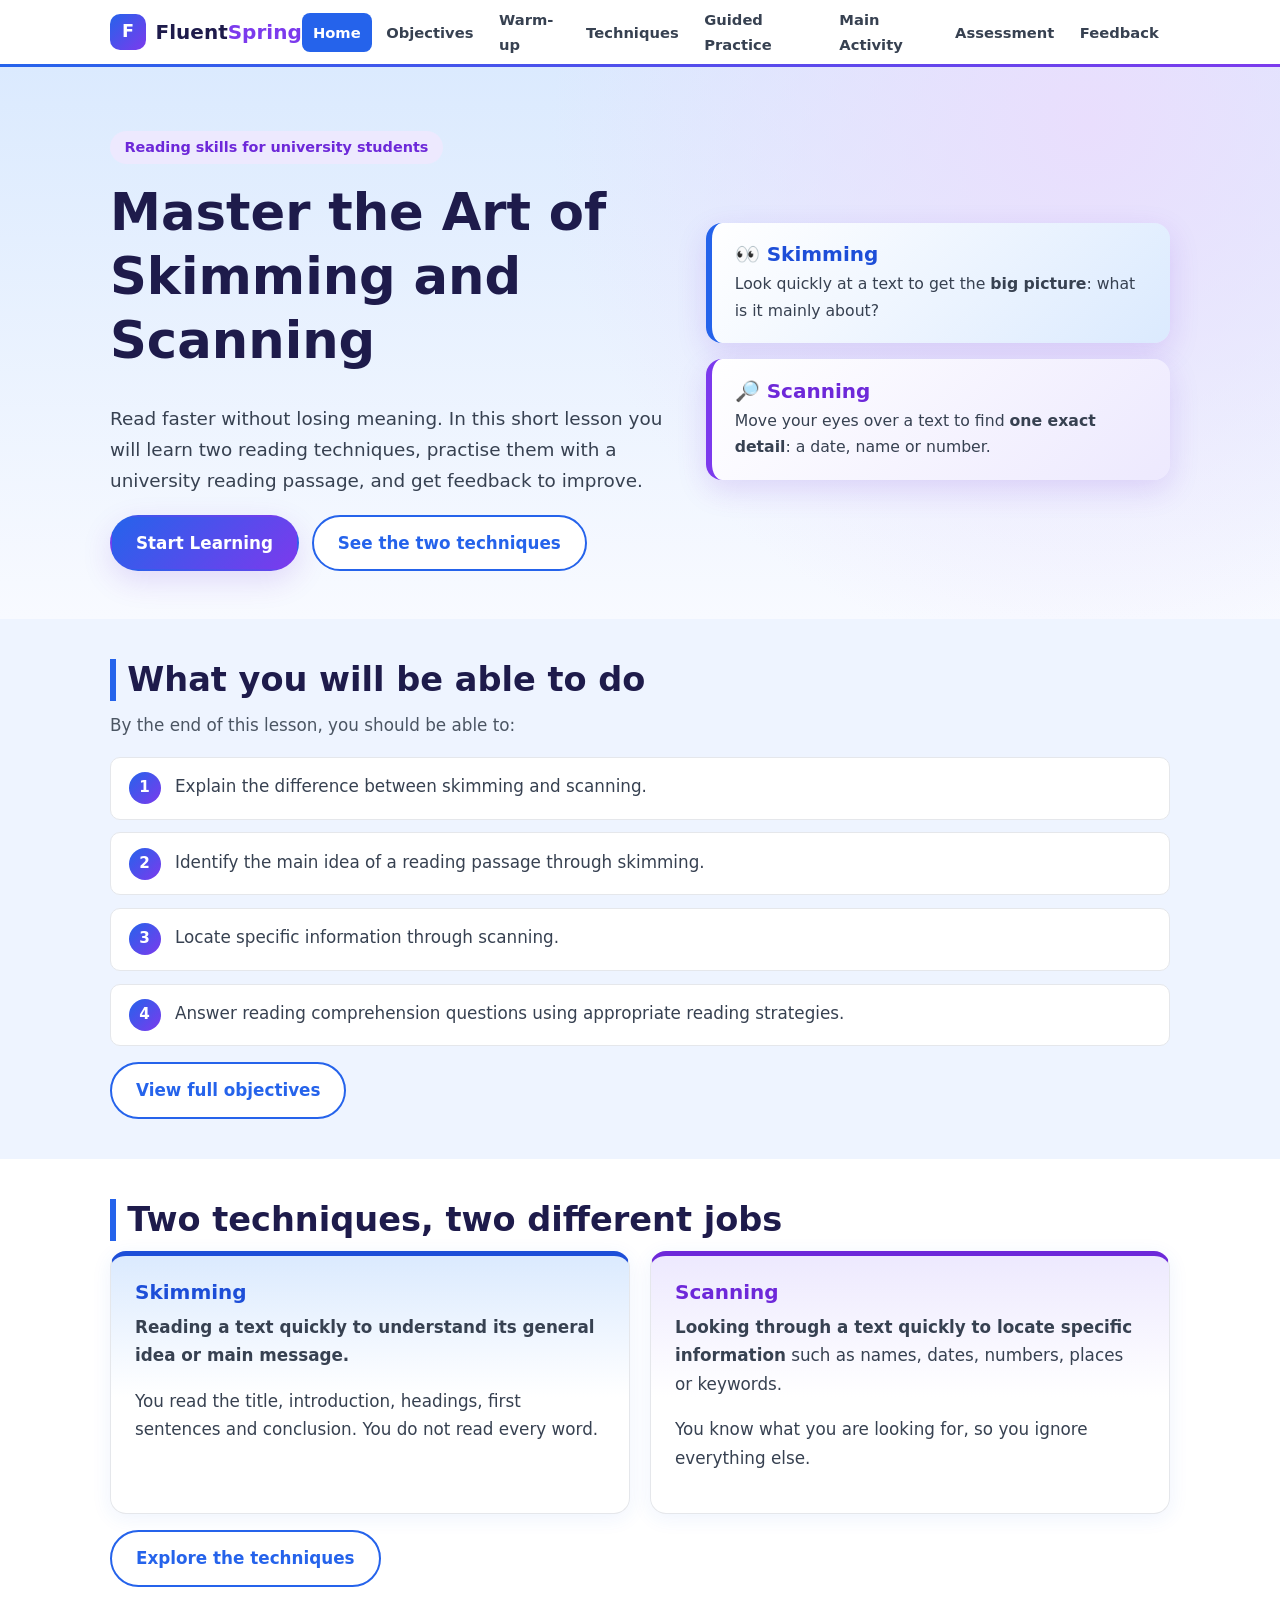
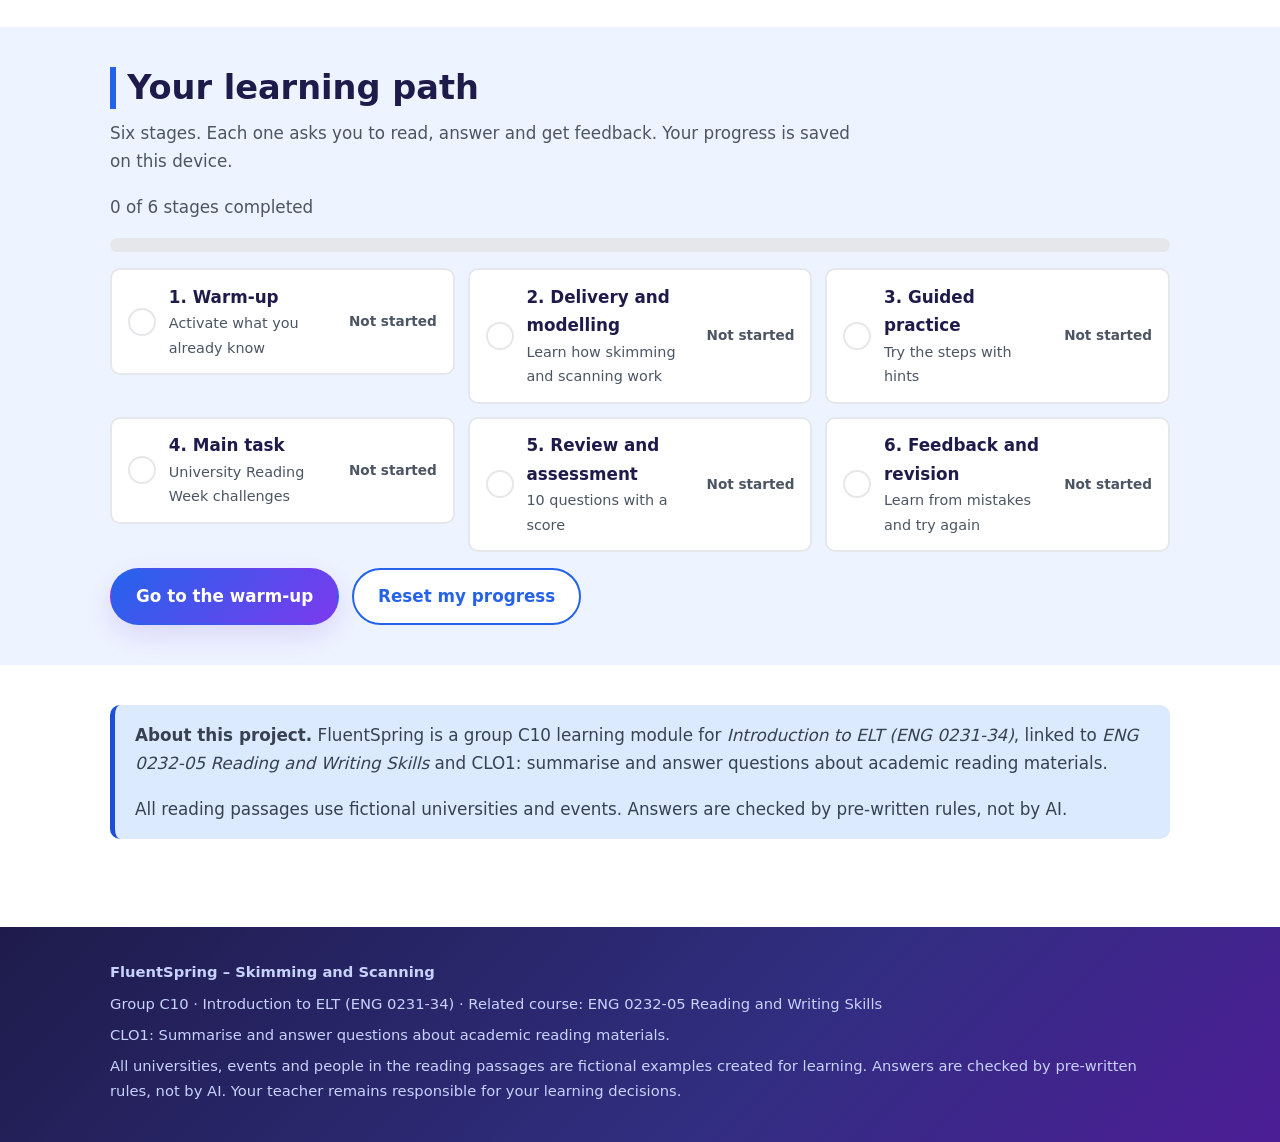
<file: index.html>
<!DOCTYPE html>
<html lang="en">
<head>
  <meta charset="UTF-8">
  <meta name="viewport" content="width=device-width, initial-scale=1">
  <meta name="description" content="FluentSpring: learn and practise skimming and scanning reading skills for university study.">
  <title>Master Skimming and Scanning – FluentSpring</title>
  <link rel="icon" href="assets/images/logo.svg" type="image/svg+xml">
  <link rel="stylesheet" href="css/style.css">
</head>
<body data-page="home">
  <a class="skip-link" href="#main">Skip to main content</a>
  <div id="site-header"></div>

  <main id="main">
    <section class="hero">
      <div class="container hero-grid">
        <div>
          <span class="eyebrow">Reading skills for university students</span>
          <h1>Master the Art of Skimming and Scanning</h1>
          <p class="lead">Read faster without losing meaning. In this short lesson you will learn two reading techniques, practise them with a university reading passage, and get feedback to improve.</p>
          <div class="btn-row">
            <a class="btn btn-primary" href="objectives.html">Start Learning</a>
            <a class="btn btn-secondary" href="#two-techniques">See the two techniques</a>
          </div>
        </div>
        <div class="hero-panels" aria-label="Two techniques at a glance">
          <div class="hero-panel">
            <h3>👀 Skimming</h3>
            <p>Look quickly at a text to get the <strong>big picture</strong>: what is it mainly about?</p>
          </div>
          <div class="hero-panel scan">
            <h3>🔎 Scanning</h3>
            <p>Move your eyes over a text to find <strong>one exact detail</strong>: a date, name or number.</p>
          </div>
        </div>
      </div>
    </section>

    <section class="section" id="objectives-preview">
      <div class="container">
        <h2 class="section-title">What you will be able to do</h2>
        <p class="section-lead">By the end of this lesson, you should be able to:</p>
        <ol class="objective-list">
          <li><span class="obj-num">1</span><span>Explain the difference between skimming and scanning.</span></li>
          <li><span class="obj-num">2</span><span>Identify the main idea of a reading passage through skimming.</span></li>
          <li><span class="obj-num">3</span><span>Locate specific information through scanning.</span></li>
          <li><span class="obj-num">4</span><span>Answer reading comprehension questions using appropriate reading strategies.</span></li>
        </ol>
        <div class="btn-row"><a class="btn btn-secondary" href="objectives.html">View full objectives</a></div>
      </div>
    </section>

    <section class="section" id="two-techniques">
      <div class="container">
        <h2 class="section-title">Two techniques, two different jobs</h2>
        <div class="card-grid">
          <article class="card card-accent-blue">
            <h3>Skimming</h3>
            <p><strong>Reading a text quickly to understand its general idea or main message.</strong></p>
            <p>You read the title, introduction, headings, first sentences and conclusion. You do not read every word.</p>
          </article>
          <article class="card card-accent-purple">
            <h3>Scanning</h3>
            <p><strong>Looking through a text quickly to locate specific information</strong> such as names, dates, numbers, places or keywords.</p>
            <p>You know what you are looking for, so you ignore everything else.</p>
          </article>
        </div>
        <div class="btn-row"><a class="btn btn-secondary" href="techniques.html">Explore the techniques</a></div>
      </div>
    </section>

    <section class="section" id="roadmap">
      <div class="container">
        <h2 class="section-title">Your learning path</h2>
        <p class="section-lead">Six stages. Each one asks you to read, answer and get feedback. Your progress is saved on this device.</p>
        <p id="progressText" class="section-lead" aria-live="polite"></p>
        <div class="meter" role="presentation"><span id="progressBar"></span></div>
        <ul class="stage-list" id="stageList"></ul>
        <div class="btn-row">
          <a class="btn btn-primary" href="warmup.html">Go to the warm-up</a>
          <button class="btn btn-secondary" id="resetProgress" type="button">Reset my progress</button>
        </div>
      </div>
    </section>

    <section class="section">
      <div class="container">
        <div class="callout blue">
          <p><strong>About this project.</strong> FluentSpring is a group C10 learning module for <em>Introduction to ELT (ENG 0231-34)</em>, linked to <em>ENG 0232-05 Reading and Writing Skills</em> and CLO1: summarise and answer questions about academic reading materials.</p>
          <p>All reading passages use fictional universities and events. Answers are checked by pre-written rules, not by AI.</p>
        </div>
      </div>
    </section>
  </main>

  <div id="site-footer"></div>
  <script src="js/main.js"></script>
</body>
</html>
</file>
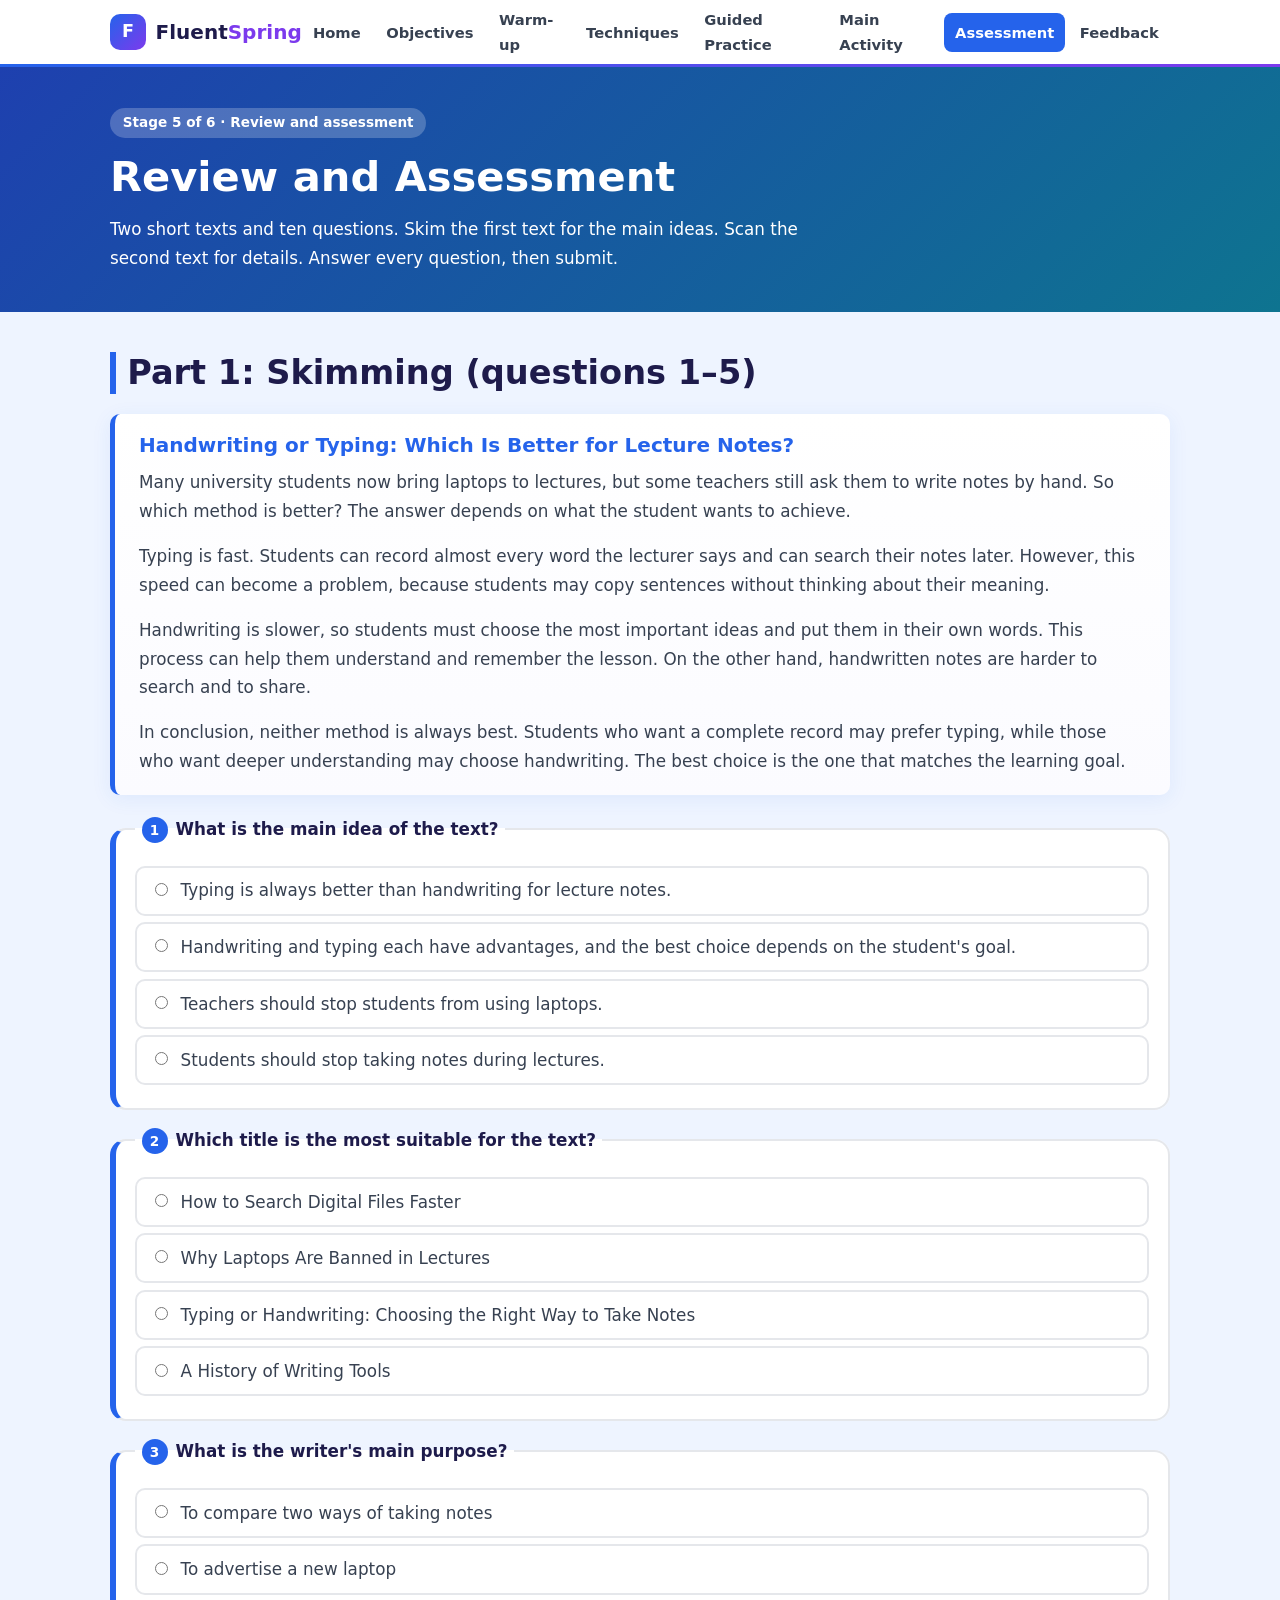
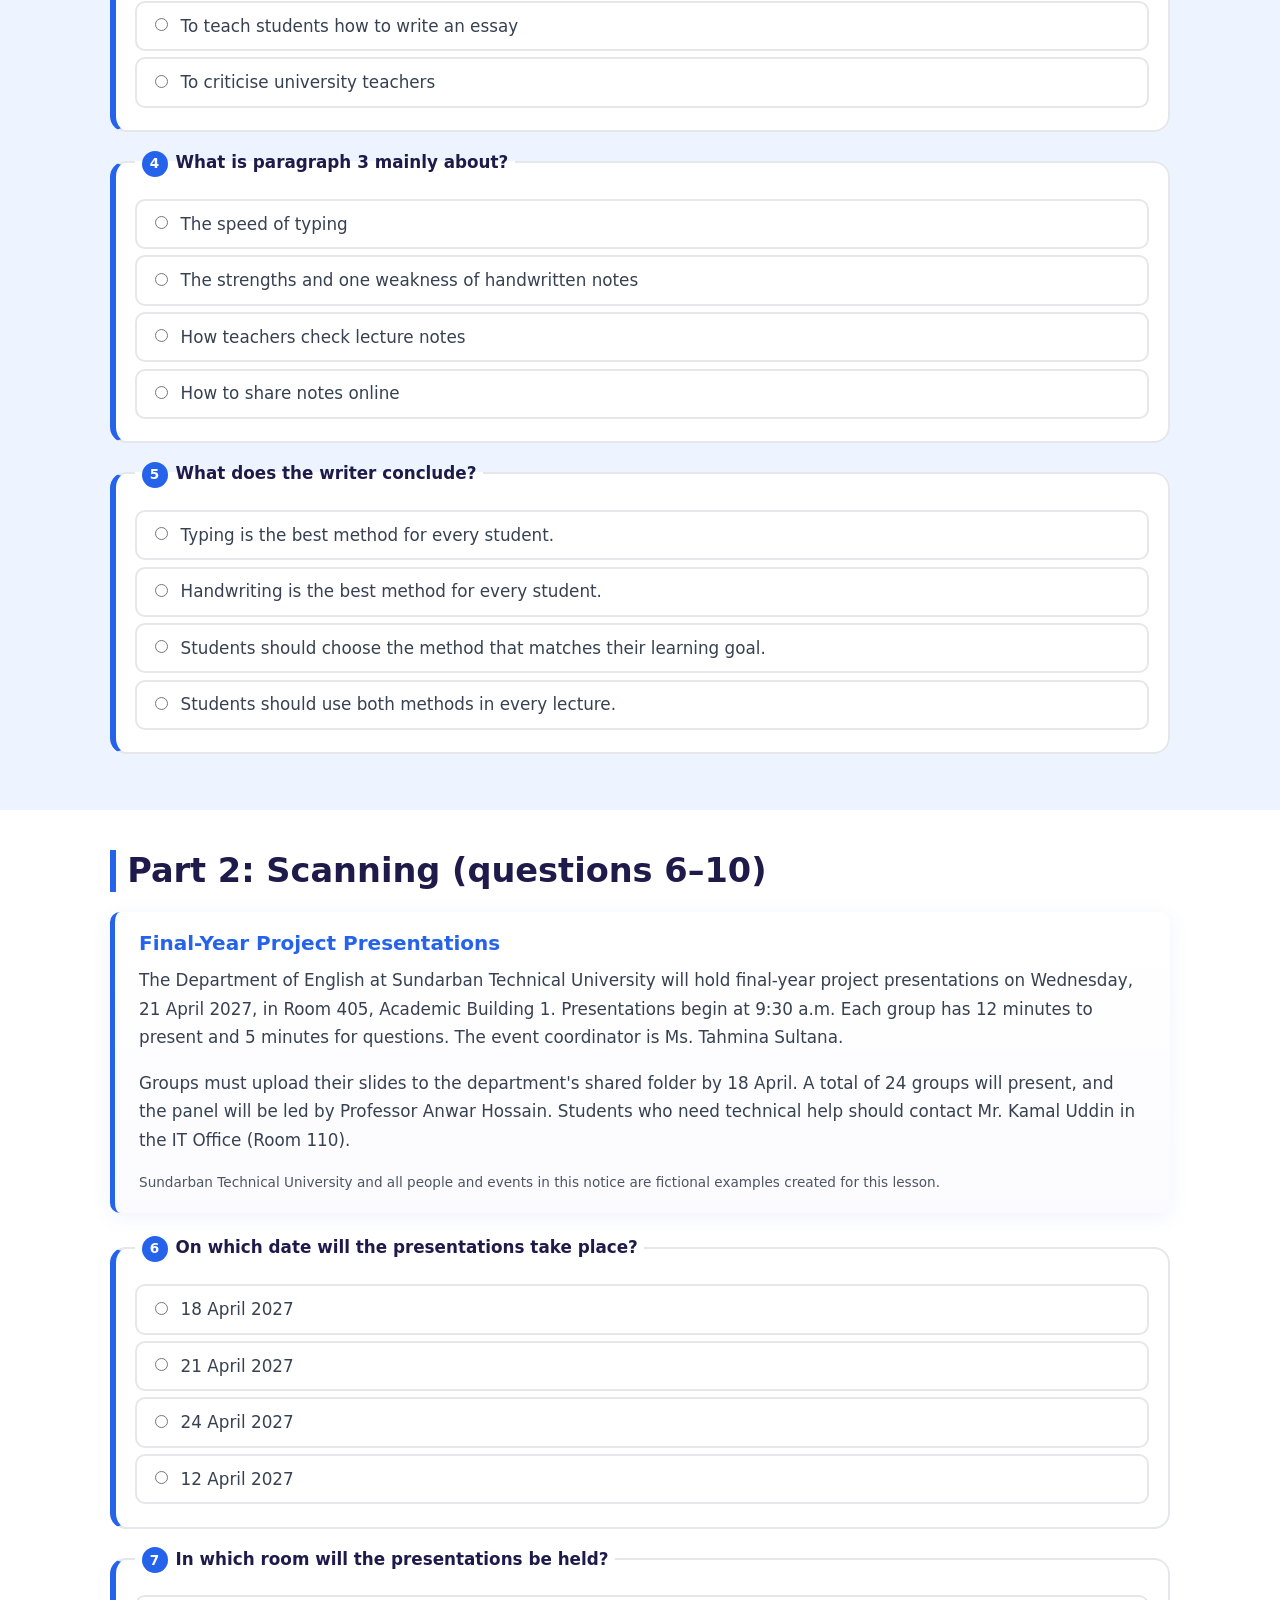
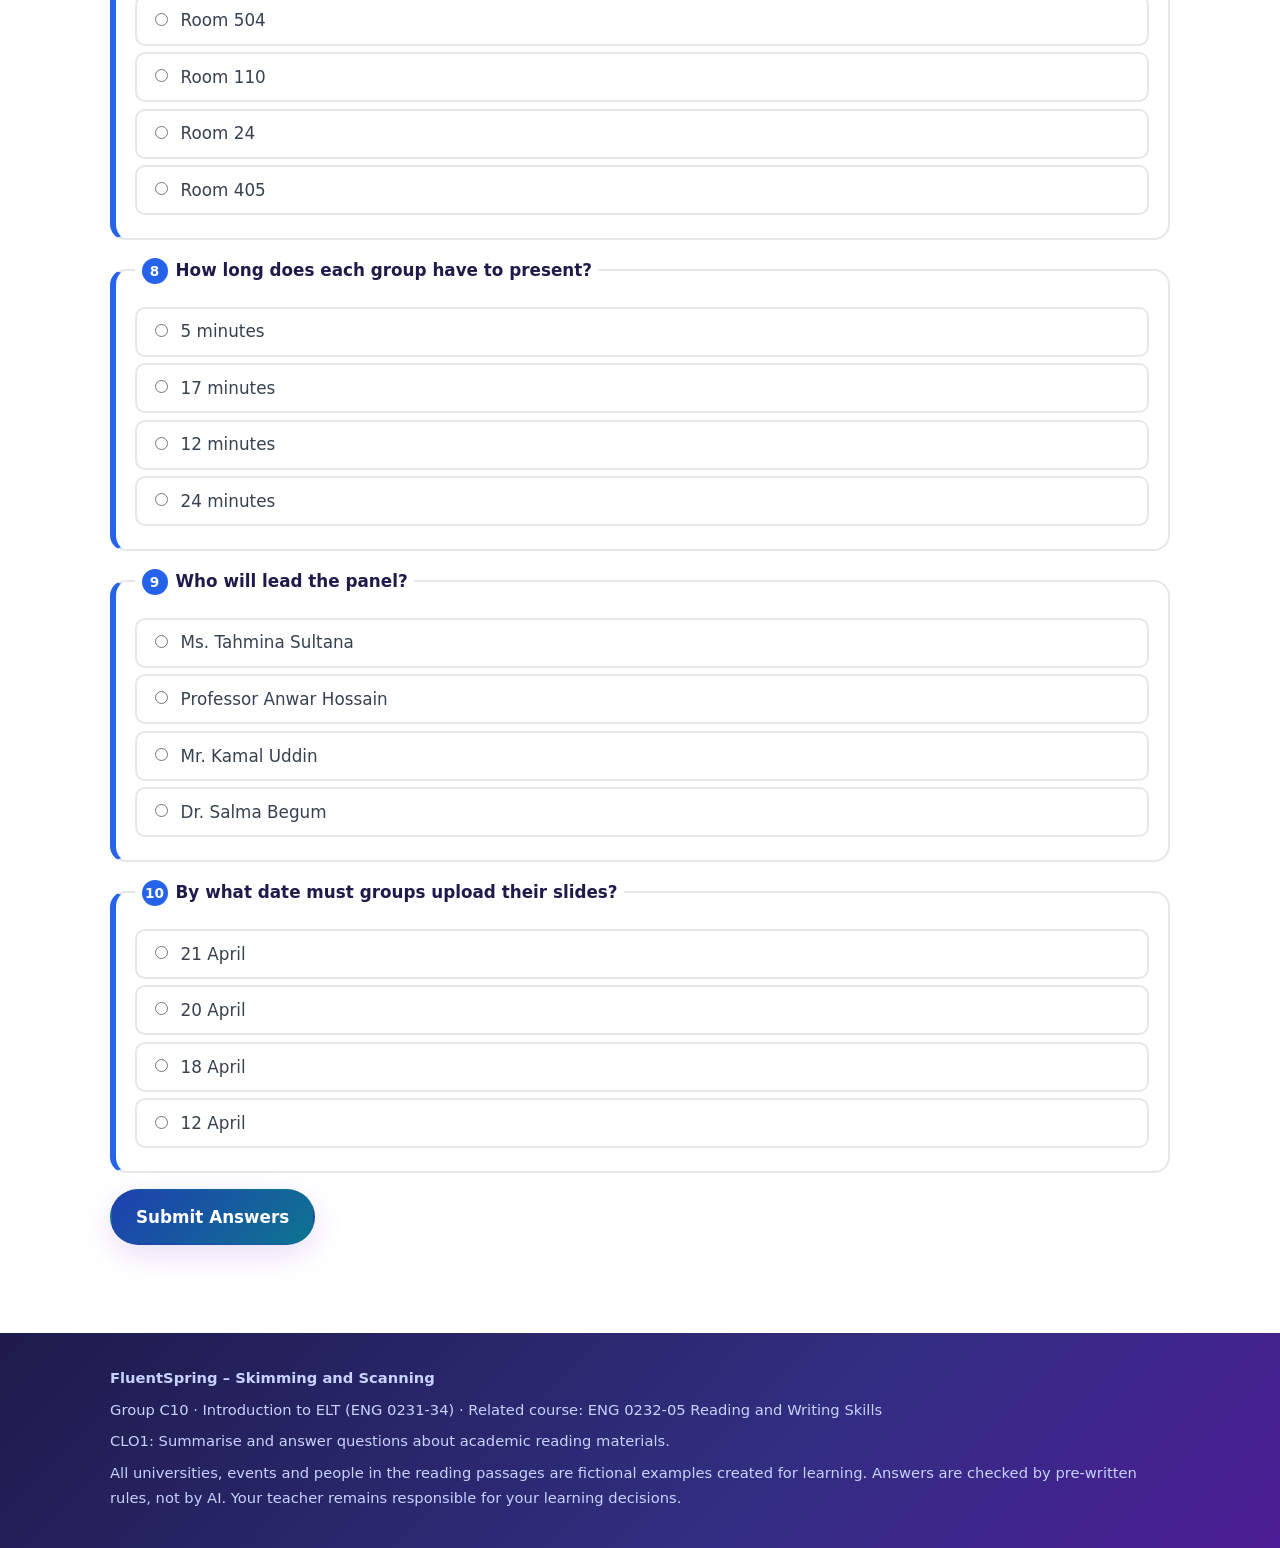
<file: assessment.html>
<!DOCTYPE html>
<html lang="en">
<head>
  <meta charset="UTF-8">
  <meta name="viewport" content="width=device-width, initial-scale=1">
  <meta name="description" content="Assessment: 5 skimming and 5 scanning questions with automatic scoring and explanations.">
  <title>Review and Assessment – FluentSpring</title>
  <link rel="icon" href="assets/images/logo.svg" type="image/svg+xml">
  <link rel="stylesheet" href="css/style.css">
</head>
<body data-page="assessment">
  <a class="skip-link" href="#main">Skip to main content</a>
  <div id="site-header"></div>

  <main id="main">
    <section class="page-header">
      <div class="container">
        <span class="stage-badge">Stage 5 of 6 · Review and assessment</span>
        <h1>Review and Assessment</h1>
        <p>Two short texts and ten questions. Skim the first text for the main ideas. Scan the second text for details. Answer every question, then submit.</p>
      </div>
    </section>

    <section class="section">
      <div class="container stack">
        <h2 class="section-title">Part 1: Skimming (questions 1–5)</h2>
        <article class="passage">
          <h3>Handwriting or Typing: Which Is Better for Lecture Notes?</h3>
          <p>Many university students now bring laptops to lectures, but some teachers still ask them to write notes by hand. So which method is better? The answer depends on what the student wants to achieve.</p>
          <p>Typing is fast. Students can record almost every word the lecturer says and can search their notes later. However, this speed can become a problem, because students may copy sentences without thinking about their meaning.</p>
          <p>Handwriting is slower, so students must choose the most important ideas and put them in their own words. This process can help them understand and remember the lesson. On the other hand, handwritten notes are harder to search and to share.</p>
          <p>In conclusion, neither method is always best. Students who want a complete record may prefer typing, while those who want deeper understanding may choose handwriting. The best choice is the one that matches the learning goal.</p>
        </article>
        <div id="skimAssess"></div>
      </div>
    </section>

    <section class="section">
      <div class="container stack">
        <h2 class="section-title">Part 2: Scanning (questions 6–10)</h2>
        <article class="passage">
          <h3>Final-Year Project Presentations</h3>
          <p>The Department of English at Sundarban Technical University will hold final-year project presentations on Wednesday, 21 April 2027, in Room 405, Academic Building 1. Presentations begin at 9:30 a.m. Each group has 12 minutes to present and 5 minutes for questions. The event coordinator is Ms. Tahmina Sultana.</p>
          <p>Groups must upload their slides to the department's shared folder by 18 April. A total of 24 groups will present, and the panel will be led by Professor Anwar Hossain. Students who need technical help should contact Mr. Kamal Uddin in the IT Office (Room 110).</p>
          <p class="passage-note">Sundarban Technical University and all people and events in this notice are fictional examples created for this lesson.</p>
        </article>
        <div id="scanAssess"></div>

        <p id="assessMessage" class="feedback info" hidden></p>
        <div class="btn-row">
          <button class="btn btn-primary" id="submitAssessment" type="button">Submit Answers</button>
        </div>
      </div>
    </section>

    <section class="section" id="resultsSection" hidden>
      <div class="container stack">
        <article class="card score-card" aria-live="polite">
          <h2>Your result</h2>
          <p class="score-big" id="scoreBig"></p>
          <p id="levelText"></p>
          <div class="meter" role="presentation"><span id="scoreBar"></span></div>
          <div class="score-grid">
            <div class="score-part"><strong>Skimming</strong><p id="skimScore"></p></div>
            <div class="score-part"><strong>Scanning</strong><p id="scanScore"></p></div>
          </div>
          <p>Scroll up to read the ✔ and ✘ explanation under each question.</p>
          <div class="btn-row center">
            <button class="btn btn-secondary" id="retryAssessment" type="button">Try again</button>
            <a class="btn btn-primary" href="feedback.html">Next: Feedback and Revision</a>
          </div>
        </article>
      </div>
    </section>
  </main>

  <div id="site-footer"></div>
  <script src="js/main.js"></script>
  <script src="js/assessment.js"></script>
</body>
</html>
</file>
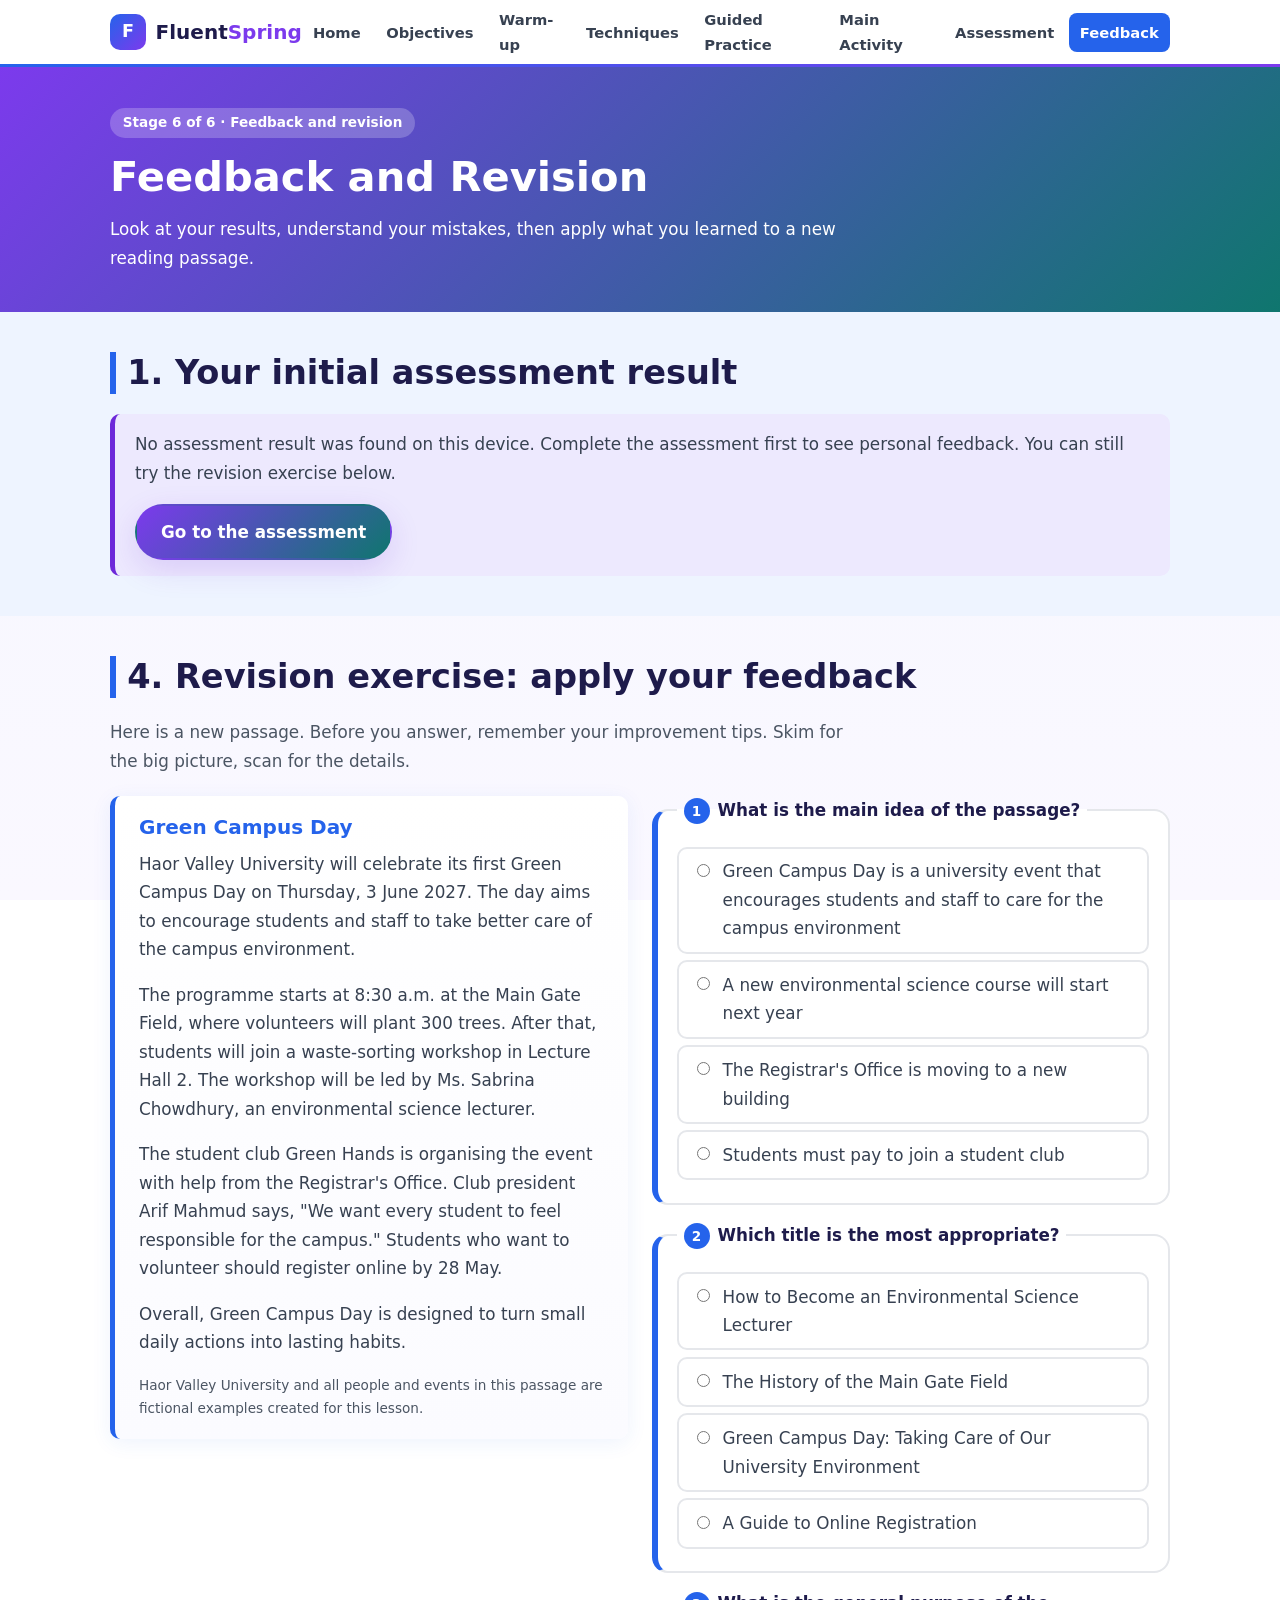
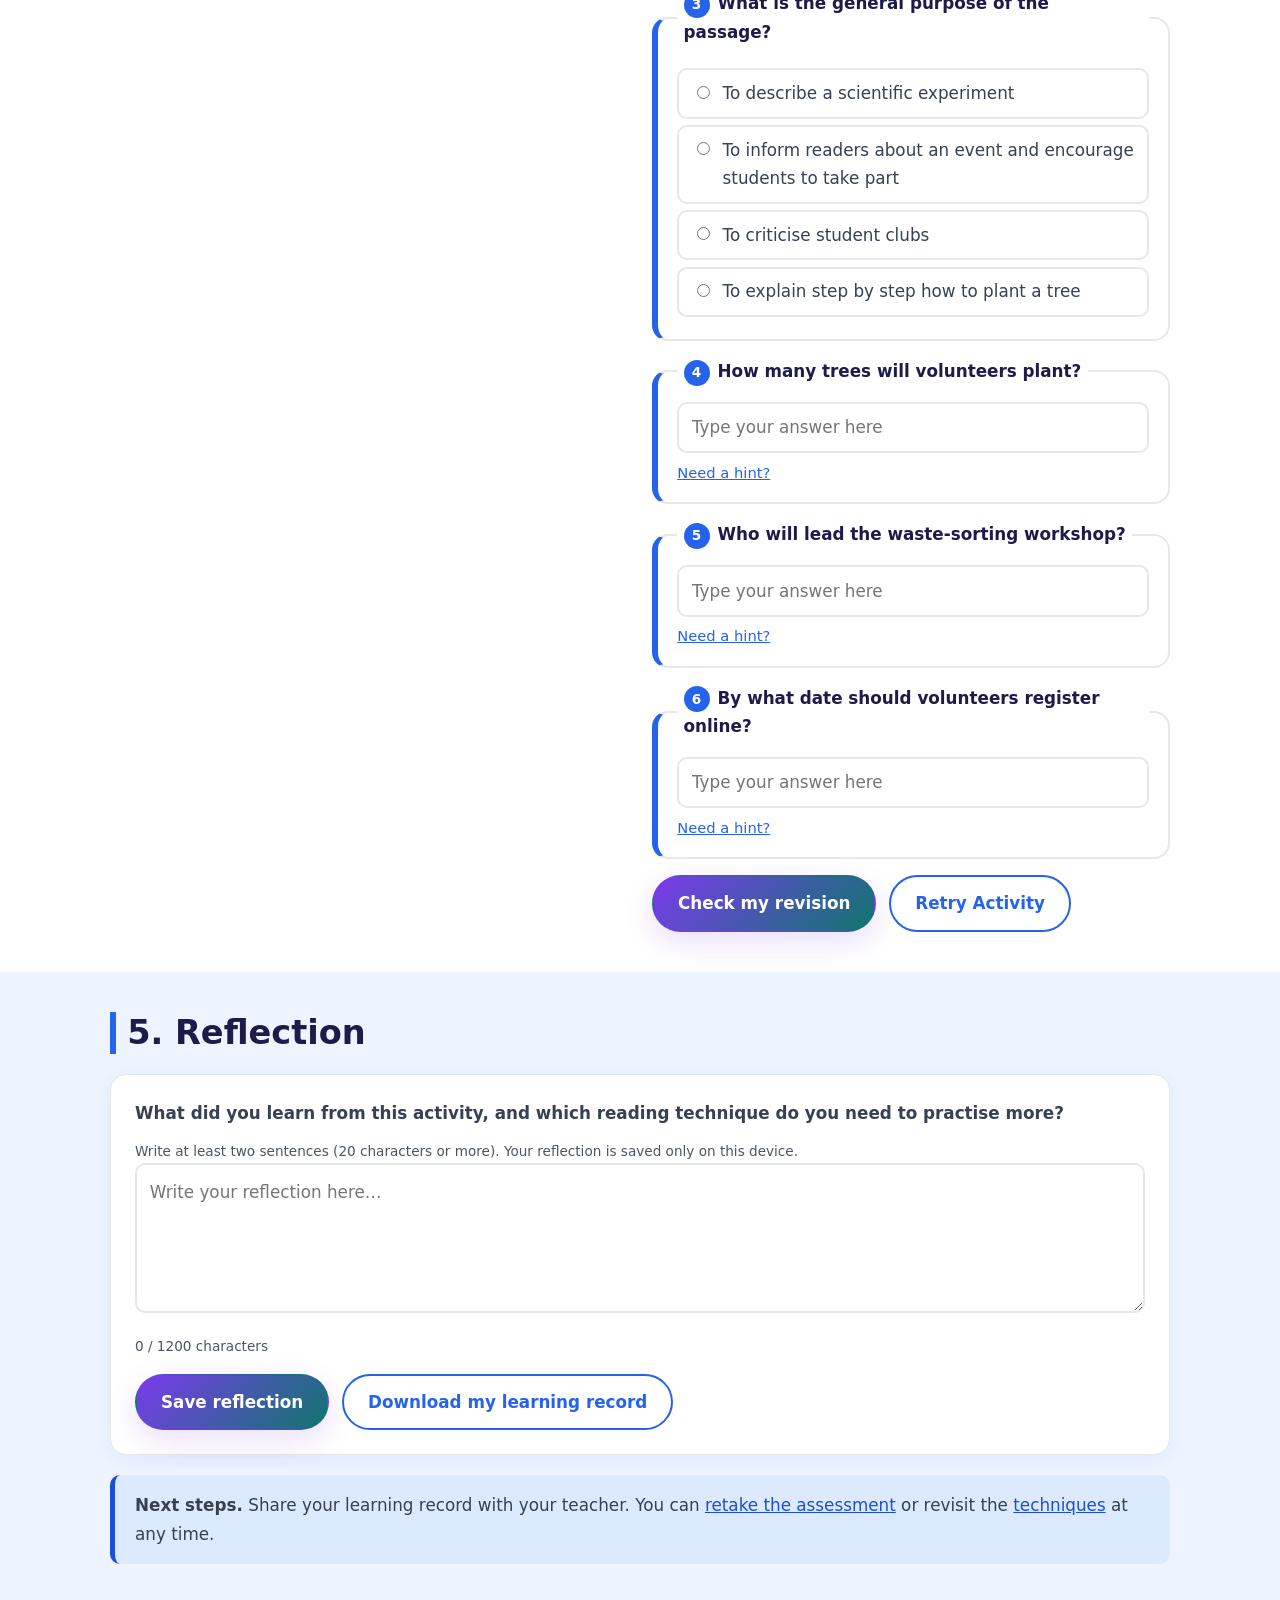
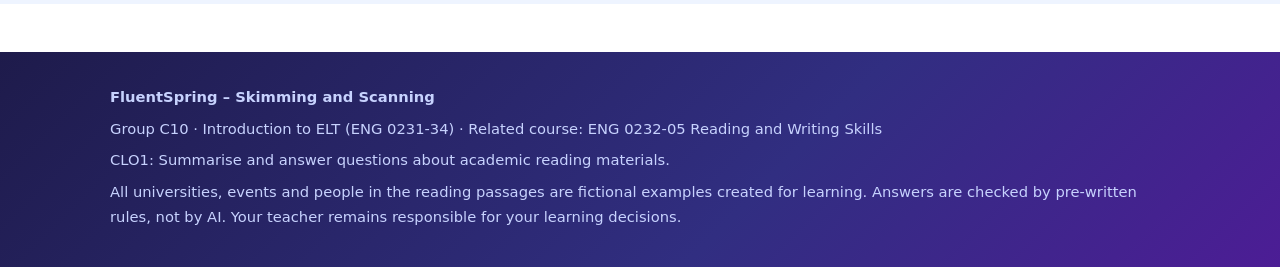
<file: feedback.html>
<!DOCTYPE html>
<html lang="en">
<head>
  <meta charset="UTF-8">
  <meta name="viewport" content="width=device-width, initial-scale=1">
  <meta name="description" content="Feedback and revision: review your assessment, practise again with a second reading, and write a reflection.">
  <title>Feedback and Revision – FluentSpring</title>
  <link rel="icon" href="assets/images/logo.svg" type="image/svg+xml">
  <link rel="stylesheet" href="css/style.css">
</head>
<body data-page="feedback">
  <a class="skip-link" href="#main">Skip to main content</a>
  <div id="site-header"></div>

  <main id="main">
    <section class="page-header">
      <div class="container">
        <span class="stage-badge">Stage 6 of 6 · Feedback and revision</span>
        <h1>Feedback and Revision</h1>
        <p>Look at your results, understand your mistakes, then apply what you learned to a new reading passage.</p>
      </div>
    </section>

    <section class="section" id="resultSection">
      <div class="container stack">
        <h2 class="section-title">1. Your initial assessment result</h2>
        <div id="noAssessment" class="callout" hidden>
          <p>No assessment result was found on this device. Complete the assessment first to see personal feedback. You can still try the revision exercise below.</p>
          <div class="btn-row"><a class="btn btn-primary" href="assessment.html">Go to the assessment</a></div>
        </div>
        <article class="card score-card" id="summaryCard" hidden>
          <p class="score-big" id="fbScore"></p>
          <div class="meter" role="presentation"><span id="fbBar"></span></div>
          <div class="score-grid">
            <div class="score-part"><strong>Skimming</strong><p id="fbSkim"></p></div>
            <div class="score-part"><strong>Scanning</strong><p id="fbScan"></p></div>
          </div>
        </article>
      </div>
    </section>

    <section class="section" id="reviewSection" hidden>
      <div class="container stack">
        <h2 class="section-title">2. Correct answers and explanations</h2>
        <div class="toggle-row" role="group" aria-label="Filter answers">
          <button type="button" class="toggle-btn" id="showAll" aria-pressed="true">All answers</button>
          <button type="button" class="toggle-btn" id="showWrong" aria-pressed="false">Only incorrect answers</button>
        </div>
        <div id="reviewList"></div>
      </div>
    </section>

    <section class="section" id="improveSection" hidden>
      <div class="container stack">
        <h2 class="section-title">3. Areas to improve</h2>
        <div id="improveList" class="card-grid"></div>
      </div>
    </section>

    <section class="section" id="revisionSection">
      <div class="container stack">
        <h2 class="section-title">4. Revision exercise: apply your feedback</h2>
        <p class="section-lead">Here is a new passage. Before you answer, remember your improvement tips. Skim for the big picture, scan for the details.</p>
        <div class="split">
          <article class="passage sticky">
            <h3>Green Campus Day</h3>
            <p>Haor Valley University will celebrate its first Green Campus Day on Thursday, 3 June 2027. The day aims to encourage students and staff to take better care of the campus environment.</p>
            <p>The programme starts at 8:30 a.m. at the Main Gate Field, where volunteers will plant 300 trees. After that, students will join a waste-sorting workshop in Lecture Hall 2. The workshop will be led by Ms. Sabrina Chowdhury, an environmental science lecturer.</p>
            <p>The student club Green Hands is organising the event with help from the Registrar's Office. Club president Arif Mahmud says, "We want every student to feel responsible for the campus." Students who want to volunteer should register online by 28 May.</p>
            <p>Overall, Green Campus Day is designed to turn small daily actions into lasting habits.</p>
            <p class="passage-note">Haor Valley University and all people and events in this passage are fictional examples created for this lesson.</p>
          </article>
          <div>
            <div id="revisionQuestions"></div>
            <div class="btn-row">
              <button class="btn btn-primary" id="checkRevision" type="button">Check my revision</button>
              <button class="btn btn-secondary" id="retryRevision" type="button">Retry Activity</button>
            </div>
            <p id="revisionMessage" class="feedback info" hidden></p>
          </div>
        </div>
      </div>
    </section>

    <section class="section" id="reflectionSection">
      <div class="container stack">
        <h2 class="section-title">5. Reflection</h2>
        <article class="card">
          <label for="reflectionText"><strong>What did you learn from this activity, and which reading technique do you need to practise more?</strong></label>
          <p class="passage-note">Write at least two sentences (20 characters or more). Your reflection is saved only on this device.</p>
          <textarea id="reflectionText" maxlength="1200" placeholder="Write your reflection here…"></textarea>
          <p class="passage-note" id="reflectionCount">0 / 1200 characters</p>
          <div class="btn-row">
            <button class="btn btn-primary" id="saveReflection" type="button">Save reflection</button>
            <button class="btn btn-secondary" id="downloadRecord" type="button">Download my learning record</button>
          </div>
          <p id="reflectionMessage" class="feedback info" hidden></p>
        </article>
        <div class="callout blue">
          <p><strong>Next steps.</strong> Share your learning record with your teacher. You can <a href="assessment.html">retake the assessment</a> or revisit the <a href="techniques.html">techniques</a> at any time.</p>
        </div>
      </div>
    </section>
  </main>

  <div id="site-footer"></div>
  <script src="js/main.js"></script>
  <script src="js/feedback.js"></script>
</body>
</html>
</file>
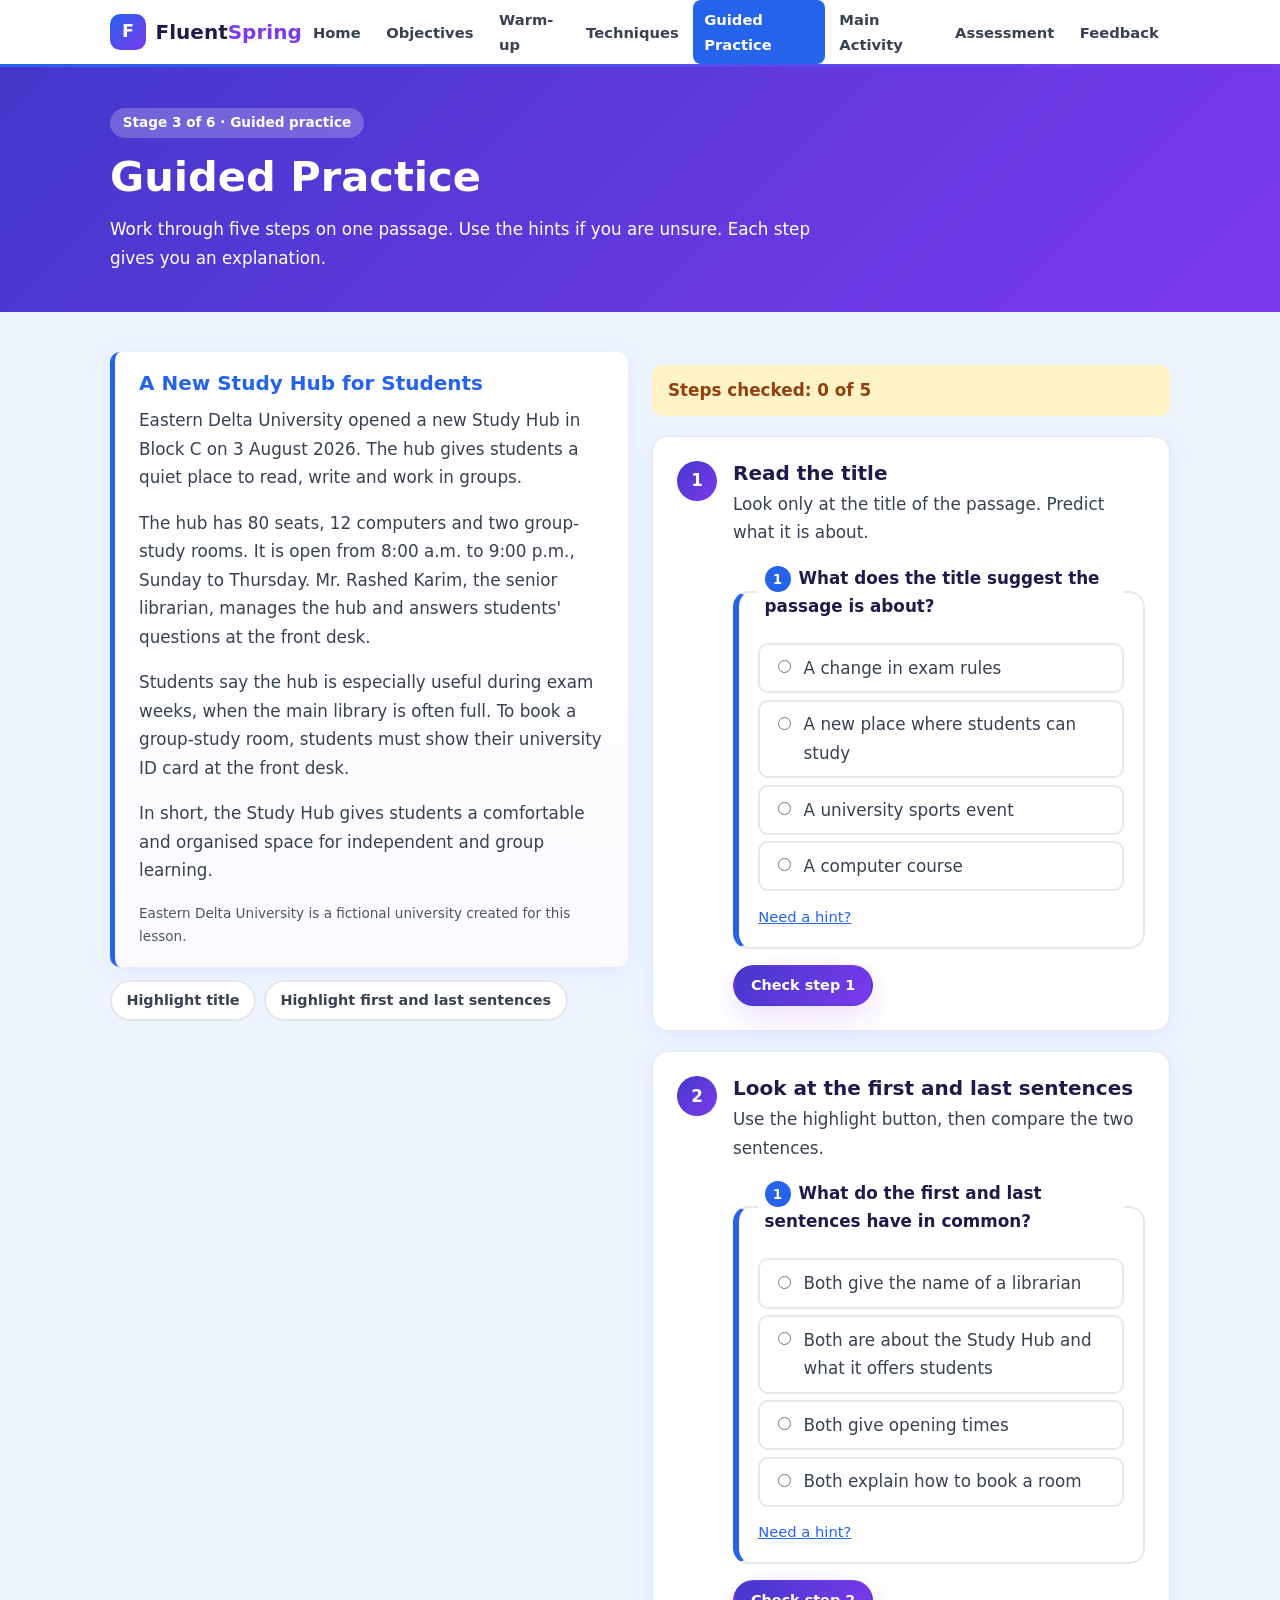
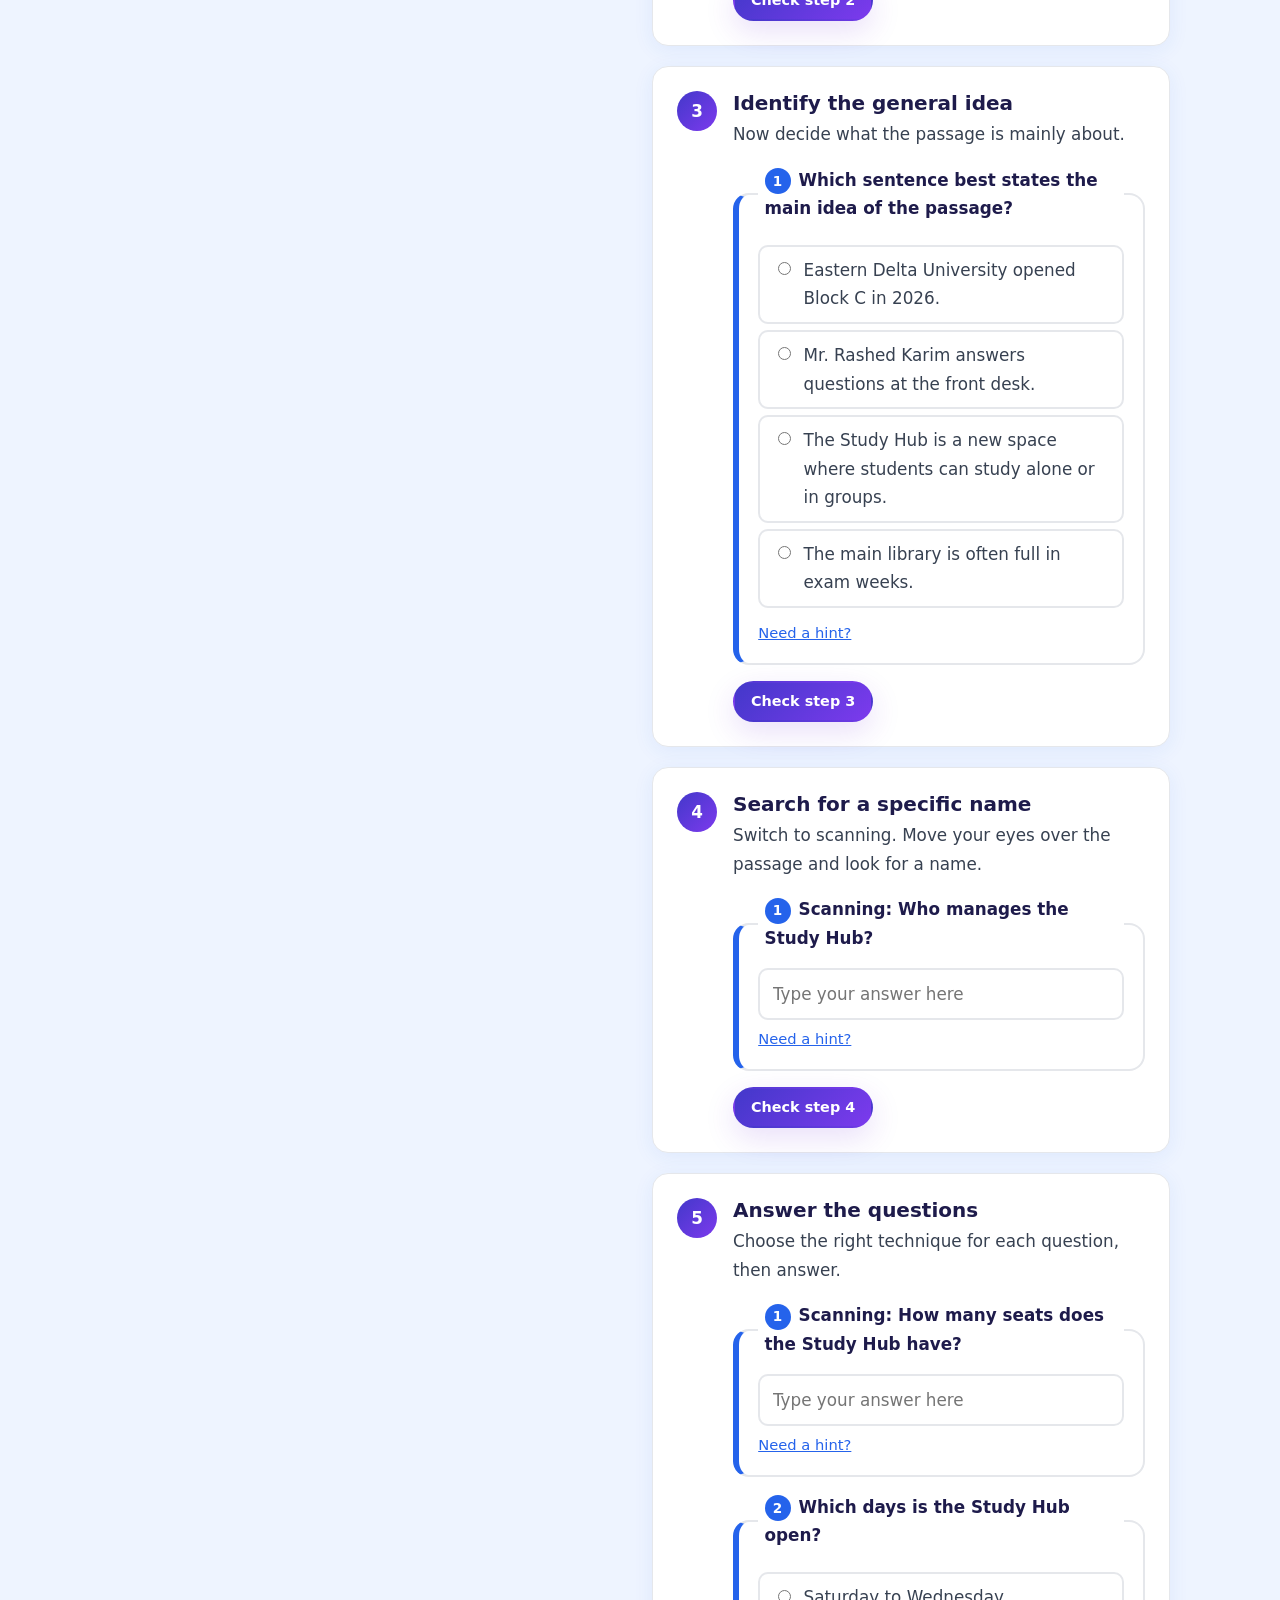
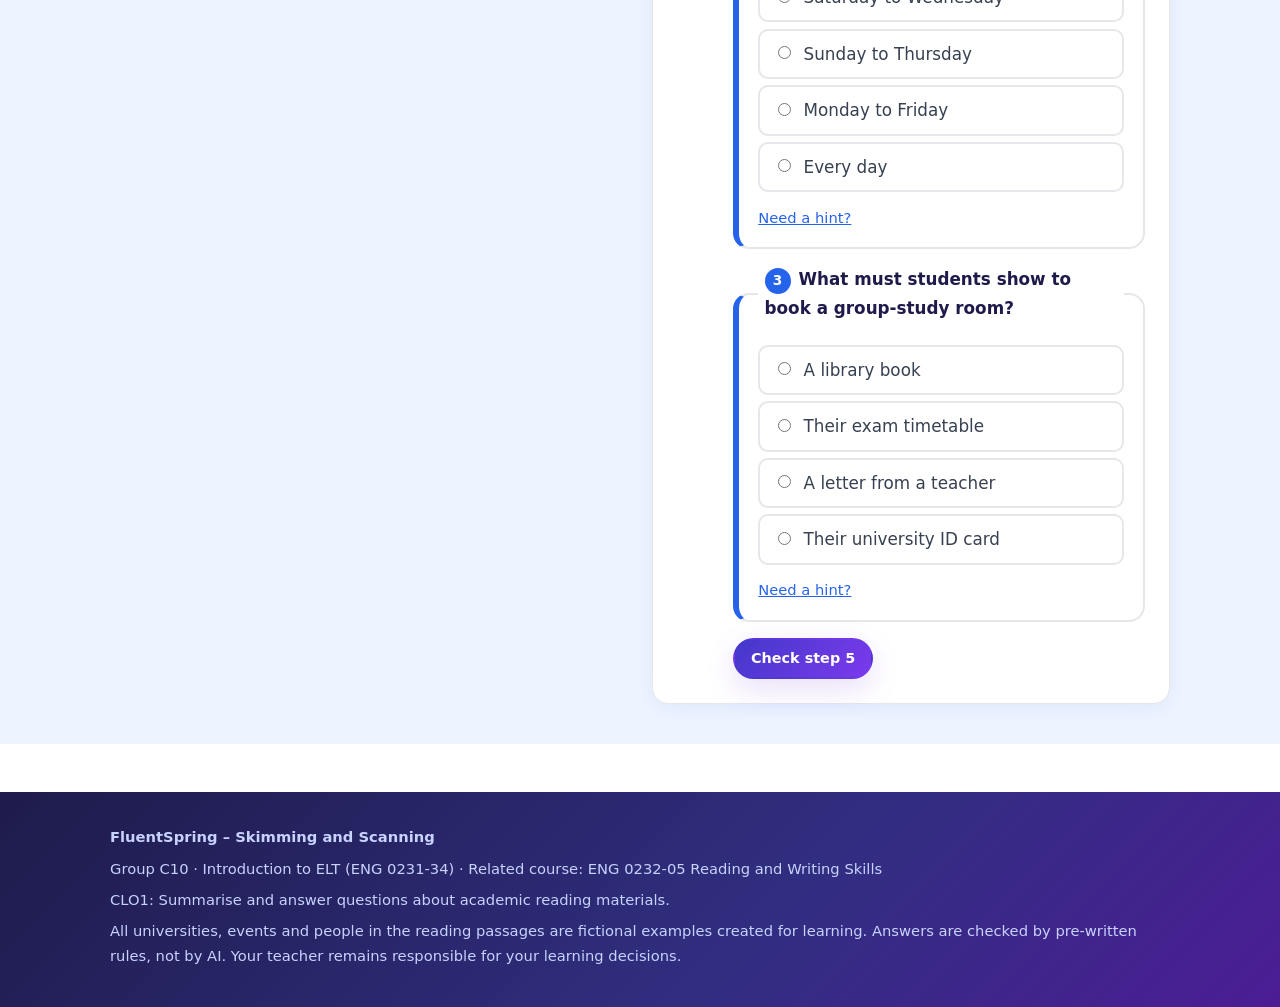
<file: guided-practice.html>
<!DOCTYPE html>
<html lang="en">
<head>
  <meta charset="UTF-8">
  <meta name="viewport" content="width=device-width, initial-scale=1">
  <meta name="description" content="Guided practice: follow five steps to skim and scan a short passage, with hints and explanations.">
  <title>Guided Practice – FluentSpring</title>
  <link rel="icon" href="assets/images/logo.svg" type="image/svg+xml">
  <link rel="stylesheet" href="css/style.css">
</head>
<body data-page="practice">
  <a class="skip-link" href="#main">Skip to main content</a>
  <div id="site-header"></div>

  <main id="main">
    <section class="page-header">
      <div class="container">
        <span class="stage-badge">Stage 3 of 6 · Guided practice</span>
        <h1>Guided Practice</h1>
        <p>Work through five steps on one passage. Use the hints if you are unsure. Each step gives you an explanation.</p>
      </div>
    </section>

    <section class="section">
      <div class="container split">
        <div class="sticky">
          <article class="passage" id="practicePassage">
            <h3 data-part="title">A New Study Hub for Students</h3>
            <p><span data-part="first">Eastern Delta University opened a new Study Hub in Block C on 3 August 2026.</span> The hub gives students a quiet place to read, write and work in groups.</p>
            <p>The hub has 80 seats, 12 computers and two group-study rooms. It is open from 8:00 a.m. to 9:00 p.m., Sunday to Thursday. Mr. Rashed Karim, the senior librarian, manages the hub and answers students' questions at the front desk.</p>
            <p>Students say the hub is especially useful during exam weeks, when the main library is often full. To book a group-study room, students must show their university ID card at the front desk.</p>
            <p data-part="last">In short, the Study Hub gives students a comfortable and organised space for independent and group learning.</p>
            <p class="passage-note">Eastern Delta University is a fictional university created for this lesson.</p>
          </article>
          <div class="toggle-row">
            <button type="button" class="toggle-btn" id="toggleTitle" aria-pressed="false">Highlight title</button>
            <button type="button" class="toggle-btn" id="toggleEnds" aria-pressed="false">Highlight first and last sentences</button>
          </div>
        </div>

        <div class="stack">
          <p id="practiceProgress" class="feedback info" aria-live="polite">Steps checked: 0 of 5</p>

          <section class="card step" id="step1-card">
            <div class="step-num" aria-hidden="true">1</div>
            <div><h3>Read the title</h3><p>Look only at the title of the passage. Predict what it is about.</p><div id="step1"></div><button class="btn btn-primary btn-small" type="button" data-check="0">Check step 1</button></div>
          </section>
          <section class="card step" id="step2-card">
            <div class="step-num" aria-hidden="true">2</div>
            <div><h3>Look at the first and last sentences</h3><p>Use the highlight button, then compare the two sentences.</p><div id="step2"></div><button class="btn btn-primary btn-small" type="button" data-check="1">Check step 2</button></div>
          </section>
          <section class="card step" id="step3-card">
            <div class="step-num" aria-hidden="true">3</div>
            <div><h3>Identify the general idea</h3><p>Now decide what the passage is mainly about.</p><div id="step3"></div><button class="btn btn-primary btn-small" type="button" data-check="2">Check step 3</button></div>
          </section>
          <section class="card step" id="step4-card">
            <div class="step-num" aria-hidden="true">4</div>
            <div><h3>Search for a specific name</h3><p>Switch to scanning. Move your eyes over the passage and look for a name.</p><div id="step4"></div><button class="btn btn-primary btn-small" type="button" data-check="3">Check step 4</button></div>
          </section>
          <section class="card step" id="step5-card">
            <div class="step-num" aria-hidden="true">5</div>
            <div><h3>Answer the questions</h3><p>Choose the right technique for each question, then answer.</p><div id="step5"></div><button class="btn btn-primary btn-small" type="button" data-check="4">Check step 5</button></div>
          </section>

          <div id="practiceDone" class="callout blue" hidden>
            <p><strong>Well done.</strong> You have finished the guided practice. Now try the main activity on your own.</p>
            <div class="btn-row"><a class="btn btn-primary" href="main-activity.html">Next: Main Activity</a>
            <button class="btn btn-secondary" type="button" id="restartPractice">Start again</button></div>
          </div>
        </div>
      </div>
    </section>
  </main>

  <div id="site-footer"></div>
  <script src="js/main.js"></script>
  <script src="js/practice.js"></script>
</body>
</html>
</file>
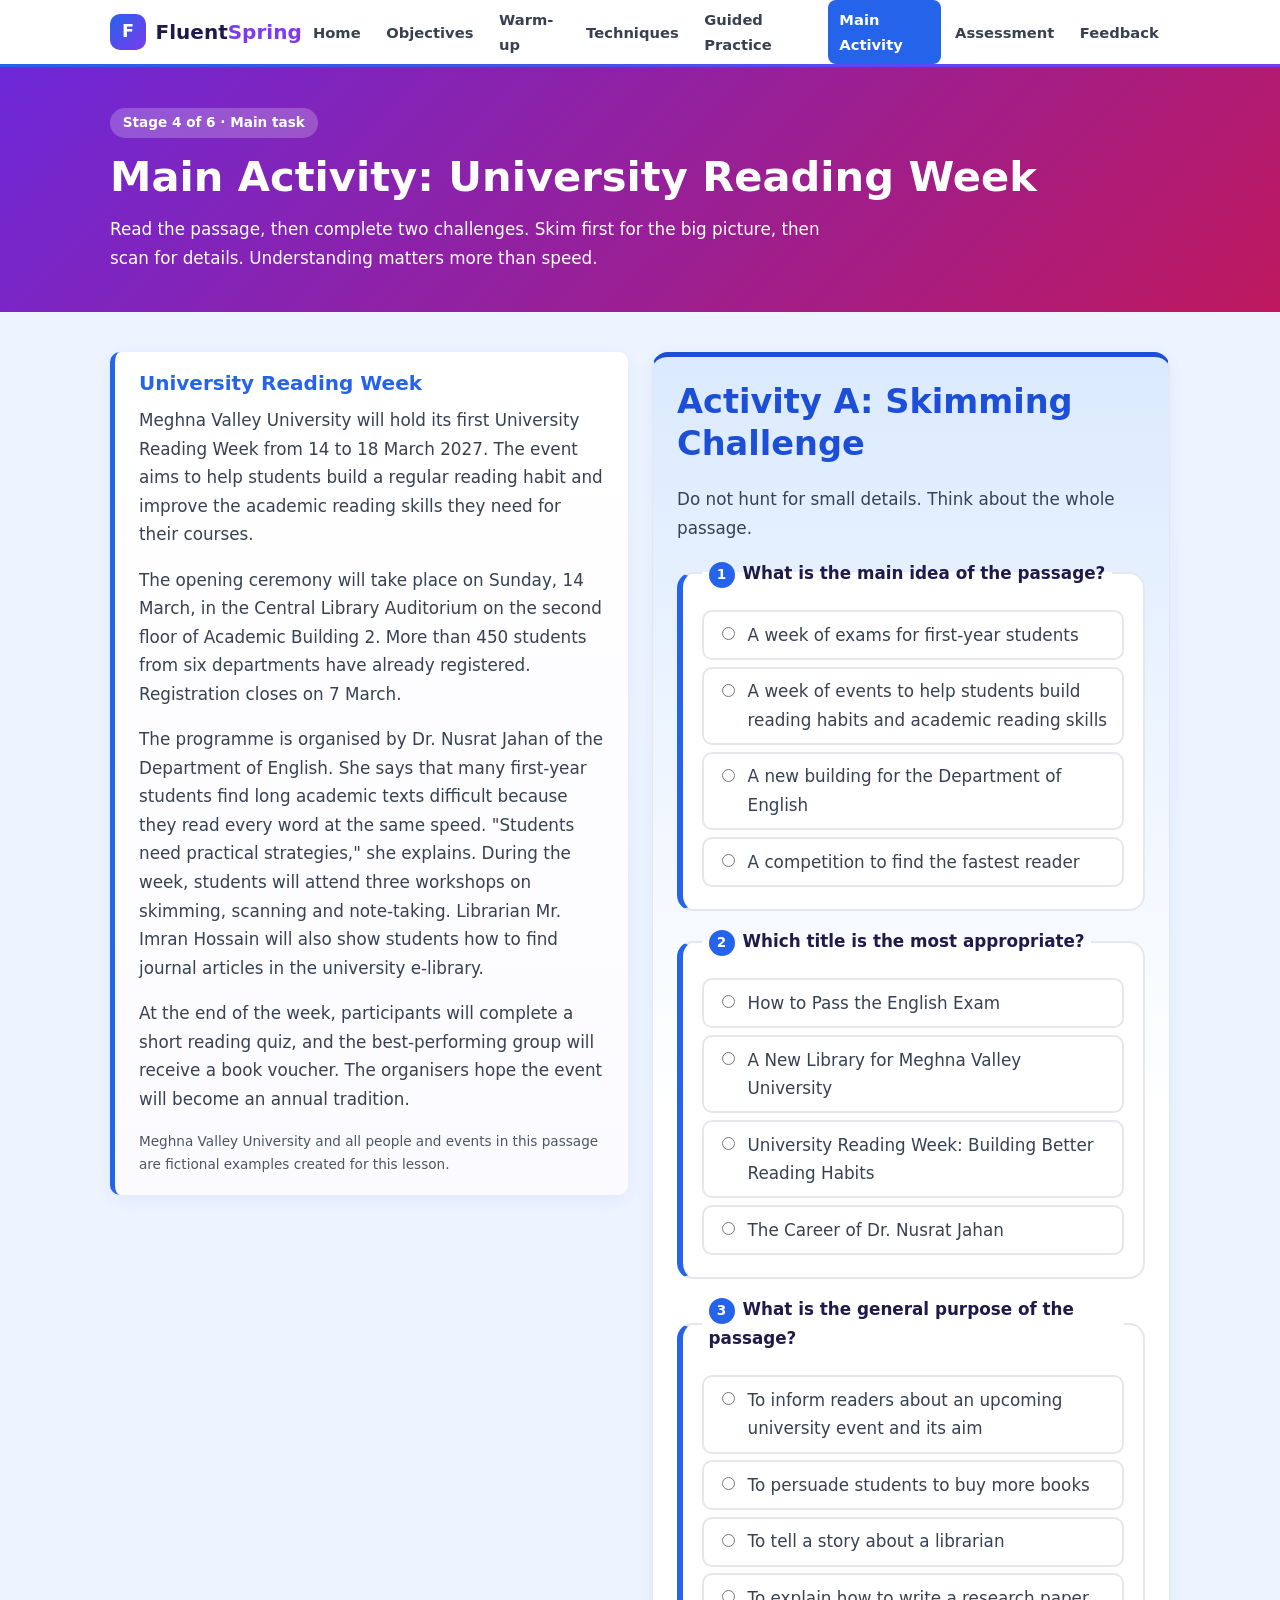
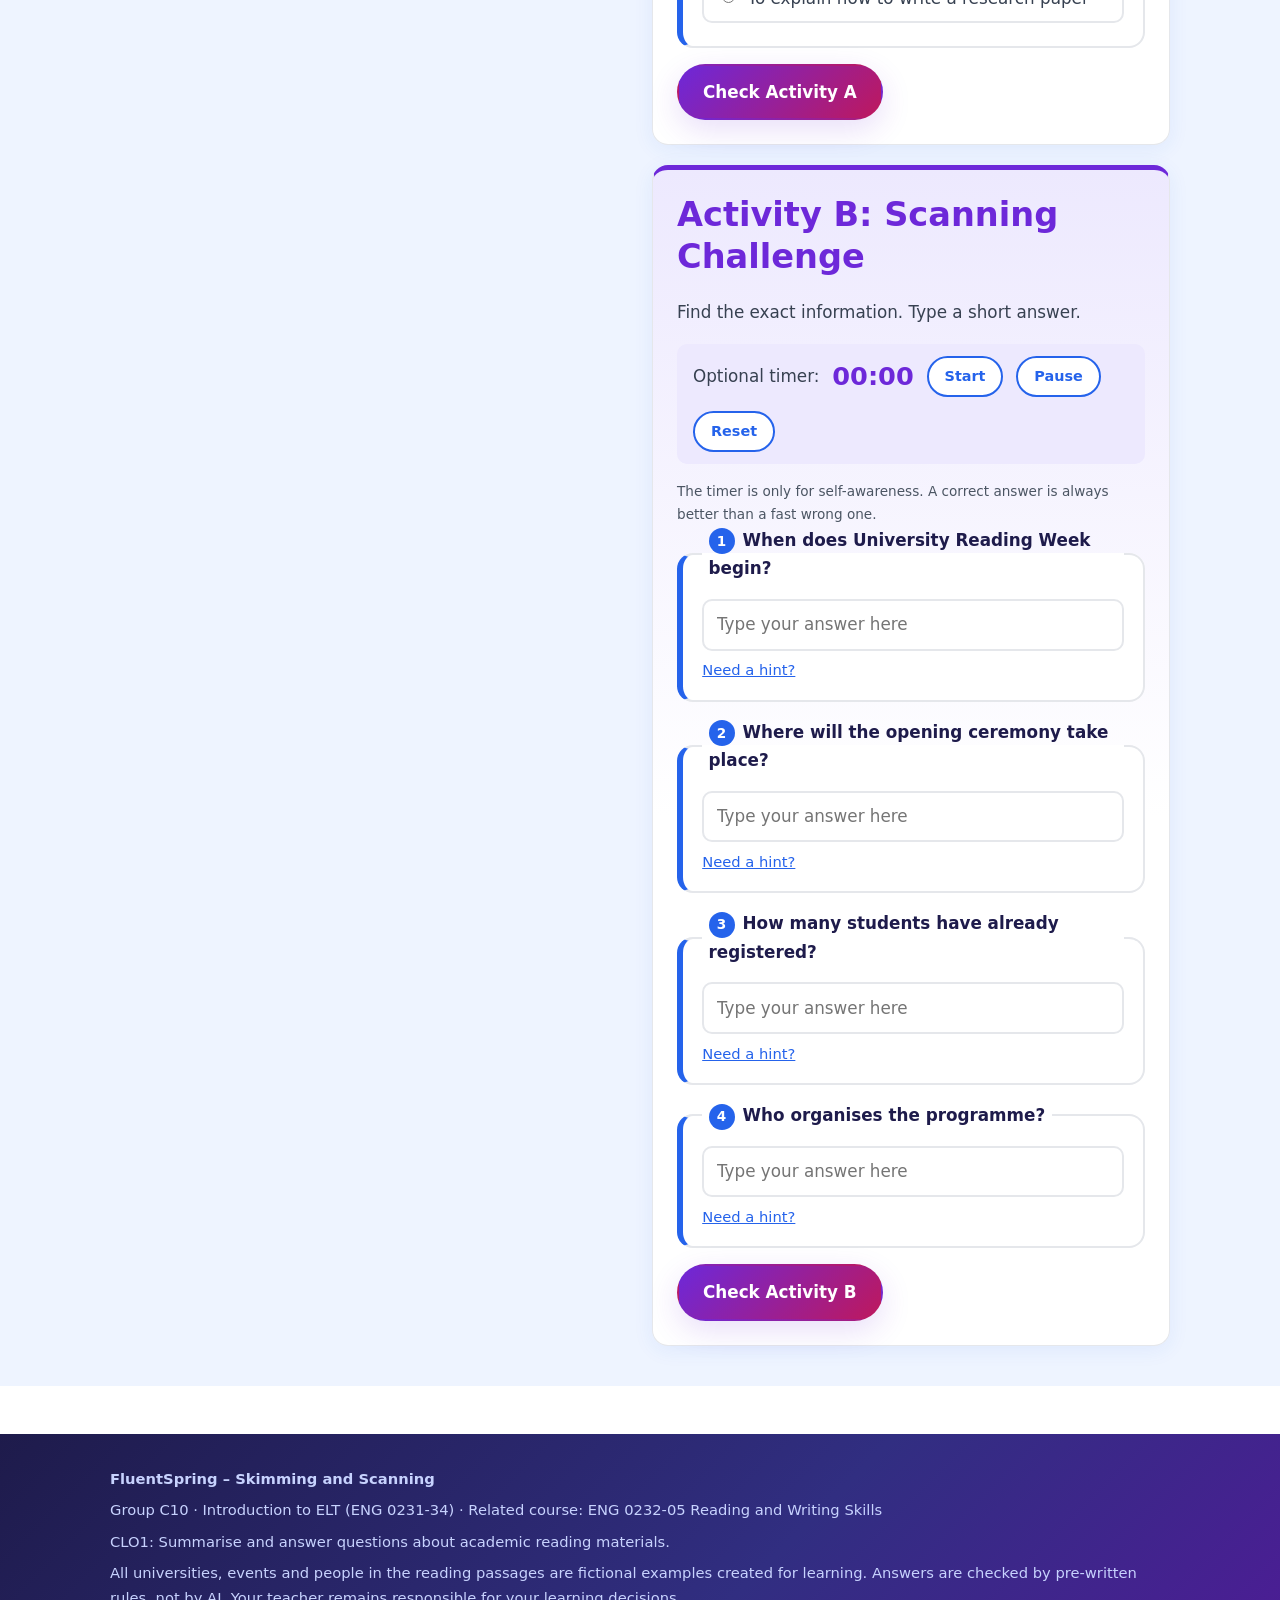
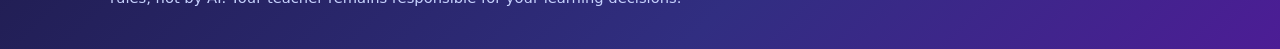
<file: main-activity.html>
<!DOCTYPE html>
<html lang="en">
<head>
  <meta charset="UTF-8">
  <meta name="viewport" content="width=device-width, initial-scale=1">
  <meta name="description" content="Main activity: skimming and scanning challenges on the passage University Reading Week.">
  <title>Main Activity – FluentSpring</title>
  <link rel="icon" href="assets/images/logo.svg" type="image/svg+xml">
  <link rel="stylesheet" href="css/style.css">
</head>
<body data-page="main">
  <a class="skip-link" href="#main">Skip to main content</a>
  <div id="site-header"></div>

  <main id="main">
    <section class="page-header">
      <div class="container">
        <span class="stage-badge">Stage 4 of 6 · Main task</span>
        <h1>Main Activity: University Reading Week</h1>
        <p>Read the passage, then complete two challenges. Skim first for the big picture, then scan for details. Understanding matters more than speed.</p>
      </div>
    </section>

    <section class="section">
      <div class="container split">
        <div class="sticky">
          <article class="passage">
            <h3>University Reading Week</h3>
            <p>Meghna Valley University will hold its first University Reading Week from 14 to 18 March 2027. The event aims to help students build a regular reading habit and improve the academic reading skills they need for their courses.</p>
            <p>The opening ceremony will take place on Sunday, 14 March, in the Central Library Auditorium on the second floor of Academic Building 2. More than 450 students from six departments have already registered. Registration closes on 7 March.</p>
            <p>The programme is organised by Dr. Nusrat Jahan of the Department of English. She says that many first-year students find long academic texts difficult because they read every word at the same speed. "Students need practical strategies," she explains. During the week, students will attend three workshops on skimming, scanning and note-taking. Librarian Mr. Imran Hossain will also show students how to find journal articles in the university e-library.</p>
            <p>At the end of the week, participants will complete a short reading quiz, and the best-performing group will receive a book voucher. The organisers hope the event will become an annual tradition.</p>
            <p class="passage-note">Meghna Valley University and all people and events in this passage are fictional examples created for this lesson.</p>
          </article>
        </div>

        <div class="stack">
          <section class="card card-accent-blue" id="activityA">
            <h2>Activity A: Skimming Challenge</h2>
            <p>Do not hunt for small details. Think about the whole passage.</p>
            <div id="skimQuestions"></div>
            <button class="btn btn-primary" id="checkSkim" type="button">Check Activity A</button>
            <p id="skimMessage" class="feedback info" hidden></p>
          </section>

          <section class="card card-accent-purple" id="activityB">
            <h2>Activity B: Scanning Challenge</h2>
            <p>Find the exact information. Type a short answer.</p>
            <div class="timer-box">
              <span>Optional timer:</span>
              <span class="timer-display" id="timerDisplay" aria-live="off">00:00</span>
              <button class="btn btn-secondary btn-small" type="button" id="timerStart">Start</button>
              <button class="btn btn-secondary btn-small" type="button" id="timerStop">Pause</button>
              <button class="btn btn-secondary btn-small" type="button" id="timerReset">Reset</button>
            </div>
            <p class="passage-note">The timer is only for self-awareness. A correct answer is always better than a fast wrong one.</p>
            <div id="scanQuestions"></div>
            <button class="btn btn-primary" id="checkScan" type="button">Check Activity B</button>
            <p id="scanMessage" class="feedback info" hidden></p>
          </section>

          <section class="callout blue" id="mainDone" hidden>
            <p id="mainSummary"></p>
            <div class="btn-row">
              <a class="btn btn-primary" href="assessment.html">Next: Review and Assessment</a>
              <button class="btn btn-secondary" id="retryMain" type="button">Try both activities again</button>
            </div>
          </section>
        </div>
      </div>
    </section>
  </main>

  <div id="site-footer"></div>
  <script src="js/main.js"></script>
  <script src="js/main-activity.js"></script>
</body>
</html>
</file>
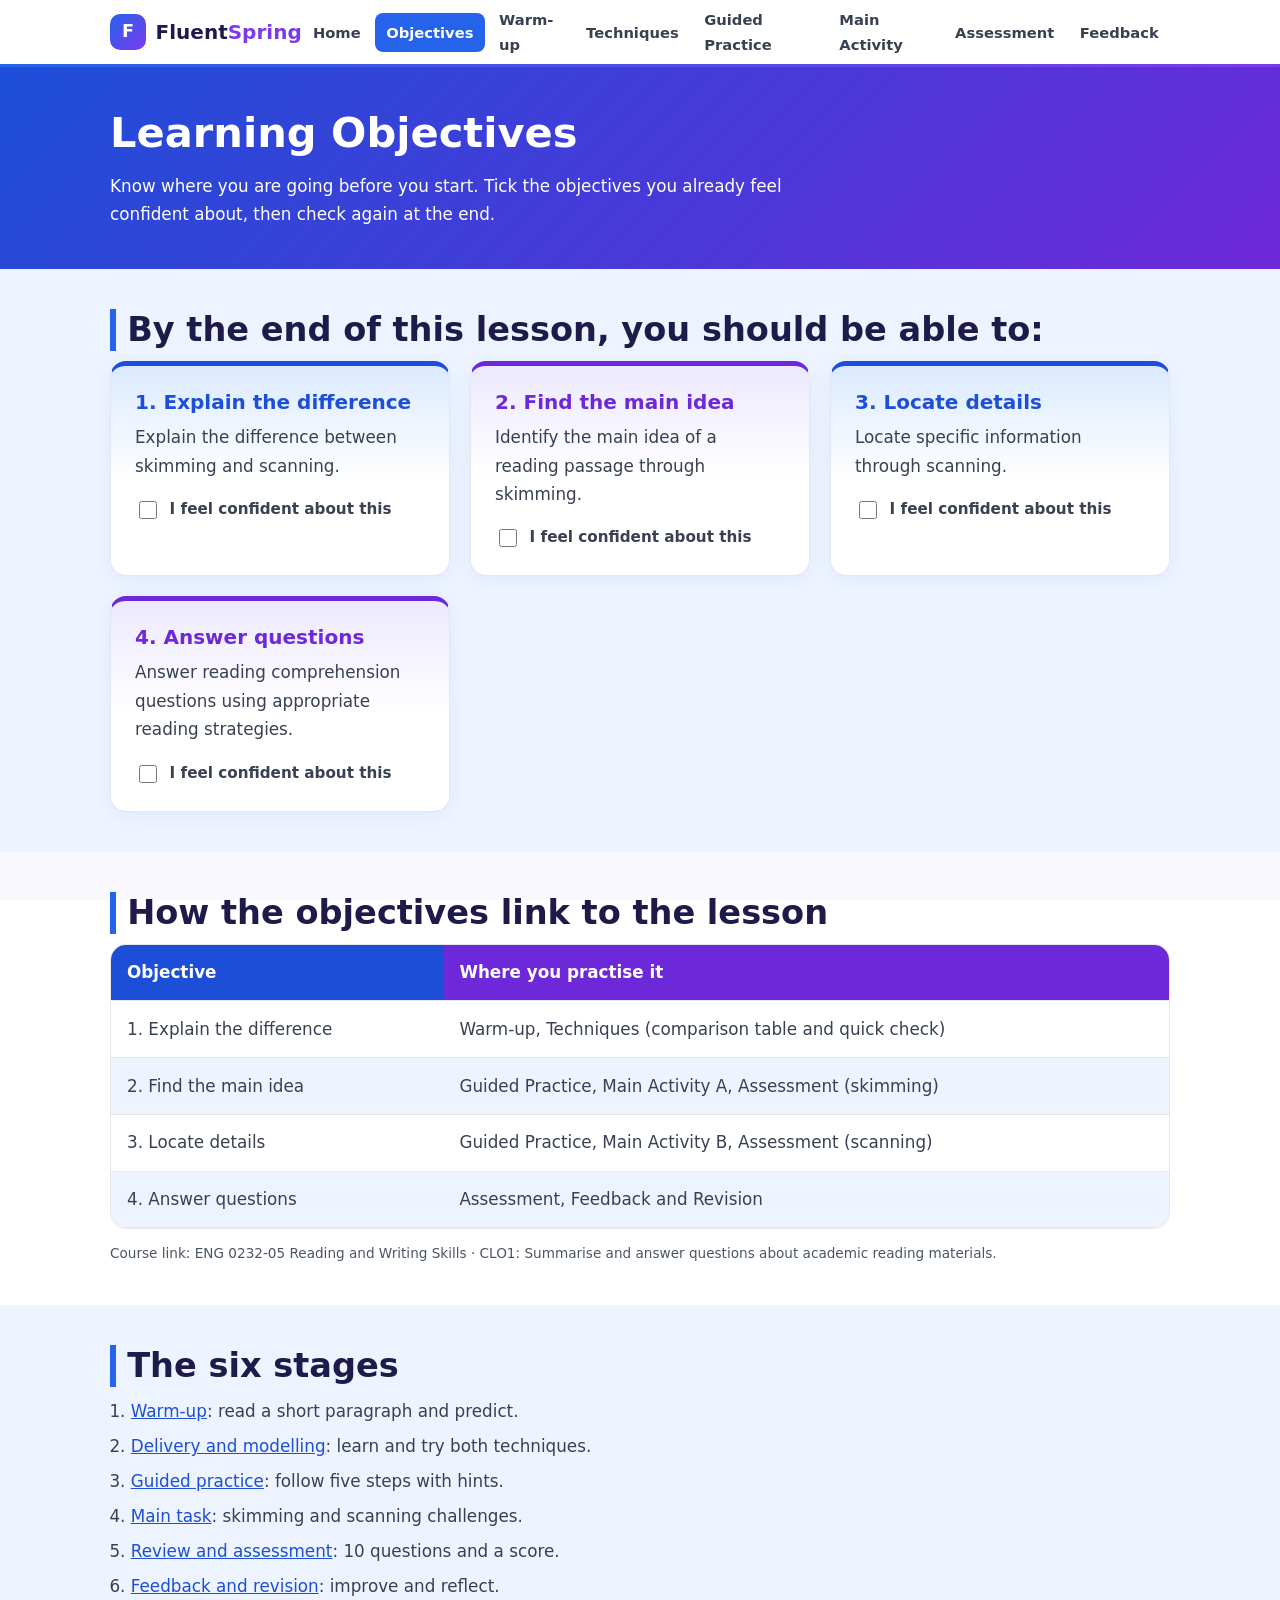
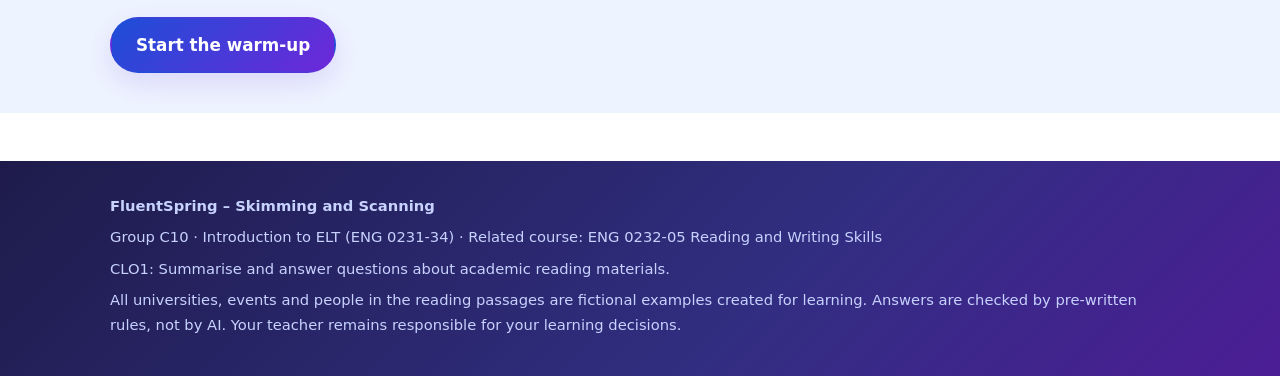
<file: objectives.html>
<!DOCTYPE html>
<html lang="en">
<head>
  <meta charset="UTF-8">
  <meta name="viewport" content="width=device-width, initial-scale=1">
  <meta name="description" content="Learning objectives and course alignment for the FluentSpring skimming and scanning lesson.">
  <title>Learning Objectives – FluentSpring</title>
  <link rel="icon" href="assets/images/logo.svg" type="image/svg+xml">
  <link rel="stylesheet" href="css/style.css">
</head>
<body data-page="objectives">
  <a class="skip-link" href="#main">Skip to main content</a>
  <div id="site-header"></div>

  <main id="main">
    <section class="page-header">
      <div class="container">
        <h1>Learning Objectives</h1>
        <p>Know where you are going before you start. Tick the objectives you already feel confident about, then check again at the end.</p>
      </div>
    </section>

    <section class="section">
      <div class="container">
        <h2 class="section-title">By the end of this lesson, you should be able to:</h2>
        <div class="card-grid">
          <article class="card card-accent-blue">
            <h3>1. Explain the difference</h3>
            <p>Explain the difference between skimming and scanning.</p>
            <label class="check-label"><input type="checkbox" data-save="obj1"> I feel confident about this</label>
          </article>
          <article class="card card-accent-purple">
            <h3>2. Find the main idea</h3>
            <p>Identify the main idea of a reading passage through skimming.</p>
            <label class="check-label"><input type="checkbox" data-save="obj2"> I feel confident about this</label>
          </article>
          <article class="card card-accent-blue">
            <h3>3. Locate details</h3>
            <p>Locate specific information through scanning.</p>
            <label class="check-label"><input type="checkbox" data-save="obj3"> I feel confident about this</label>
          </article>
          <article class="card card-accent-purple">
            <h3>4. Answer questions</h3>
            <p>Answer reading comprehension questions using appropriate reading strategies.</p>
            <label class="check-label"><input type="checkbox" data-save="obj4"> I feel confident about this</label>
          </article>
        </div>
      </div>
    </section>

    <section class="section">
      <div class="container">
        <h2 class="section-title">How the objectives link to the lesson</h2>
        <div class="table-wrap">
          <table class="compare-table">
            <thead><tr><th scope="col">Objective</th><th scope="col">Where you practise it</th></tr></thead>
            <tbody>
              <tr><td>1. Explain the difference</td><td>Warm-up, Techniques (comparison table and quick check)</td></tr>
              <tr><td>2. Find the main idea</td><td>Guided Practice, Main Activity A, Assessment (skimming)</td></tr>
              <tr><td>3. Locate details</td><td>Guided Practice, Main Activity B, Assessment (scanning)</td></tr>
              <tr><td>4. Answer questions</td><td>Assessment, Feedback and Revision</td></tr>
            </tbody>
          </table>
        </div>
        <p class="passage-note">Course link: ENG 0232-05 Reading and Writing Skills · CLO1: Summarise and answer questions about academic reading materials.</p>
      </div>
    </section>

    <section class="section">
      <div class="container">
        <h2 class="section-title">The six stages</h2>
        <ol class="steps-list">
          <li><a href="warmup.html">Warm-up</a>: read a short paragraph and predict.</li>
          <li><a href="techniques.html">Delivery and modelling</a>: learn and try both techniques.</li>
          <li><a href="guided-practice.html">Guided practice</a>: follow five steps with hints.</li>
          <li><a href="main-activity.html">Main task</a>: skimming and scanning challenges.</li>
          <li><a href="assessment.html">Review and assessment</a>: 10 questions and a score.</li>
          <li><a href="feedback.html">Feedback and revision</a>: improve and reflect.</li>
        </ol>
        <div class="btn-row"><a class="btn btn-primary" href="warmup.html">Start the warm-up</a></div>
      </div>
    </section>
  </main>

  <div id="site-footer"></div>
  <script src="js/main.js"></script>
</body>
</html>
</file>
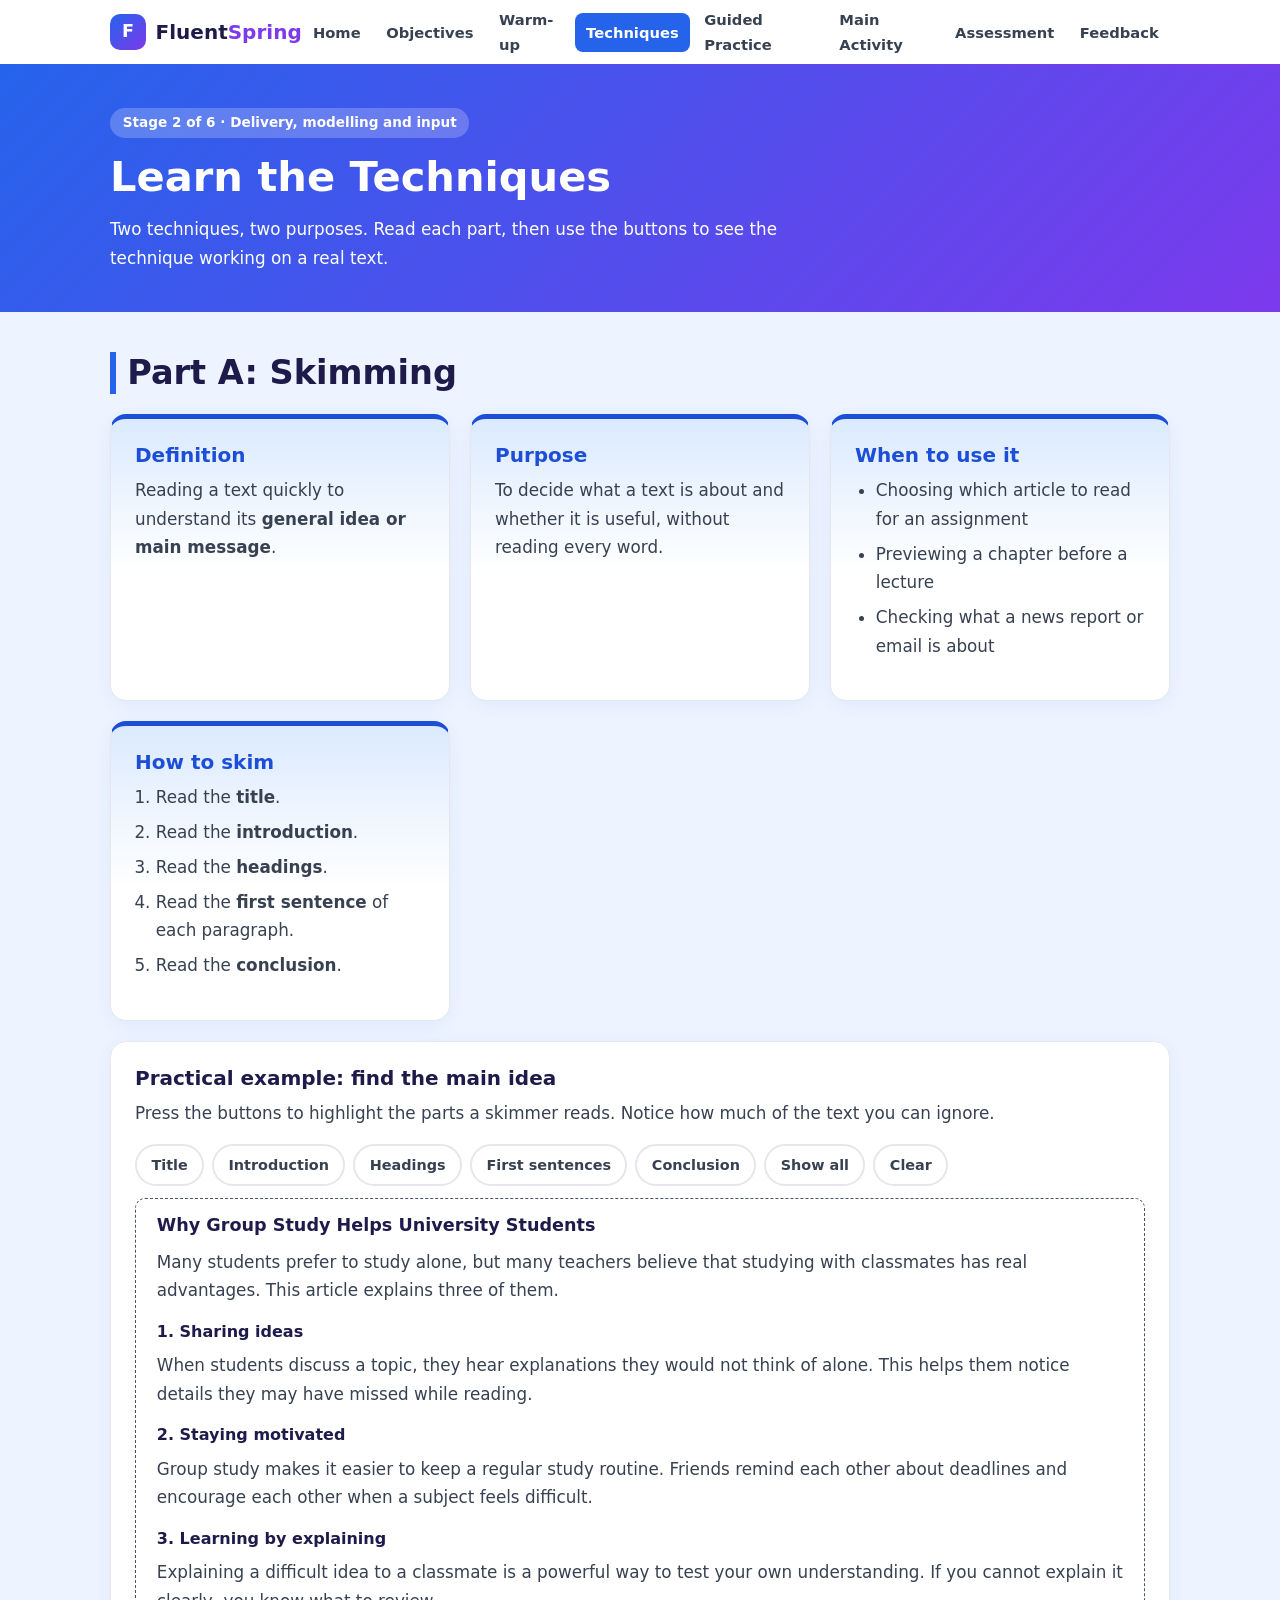
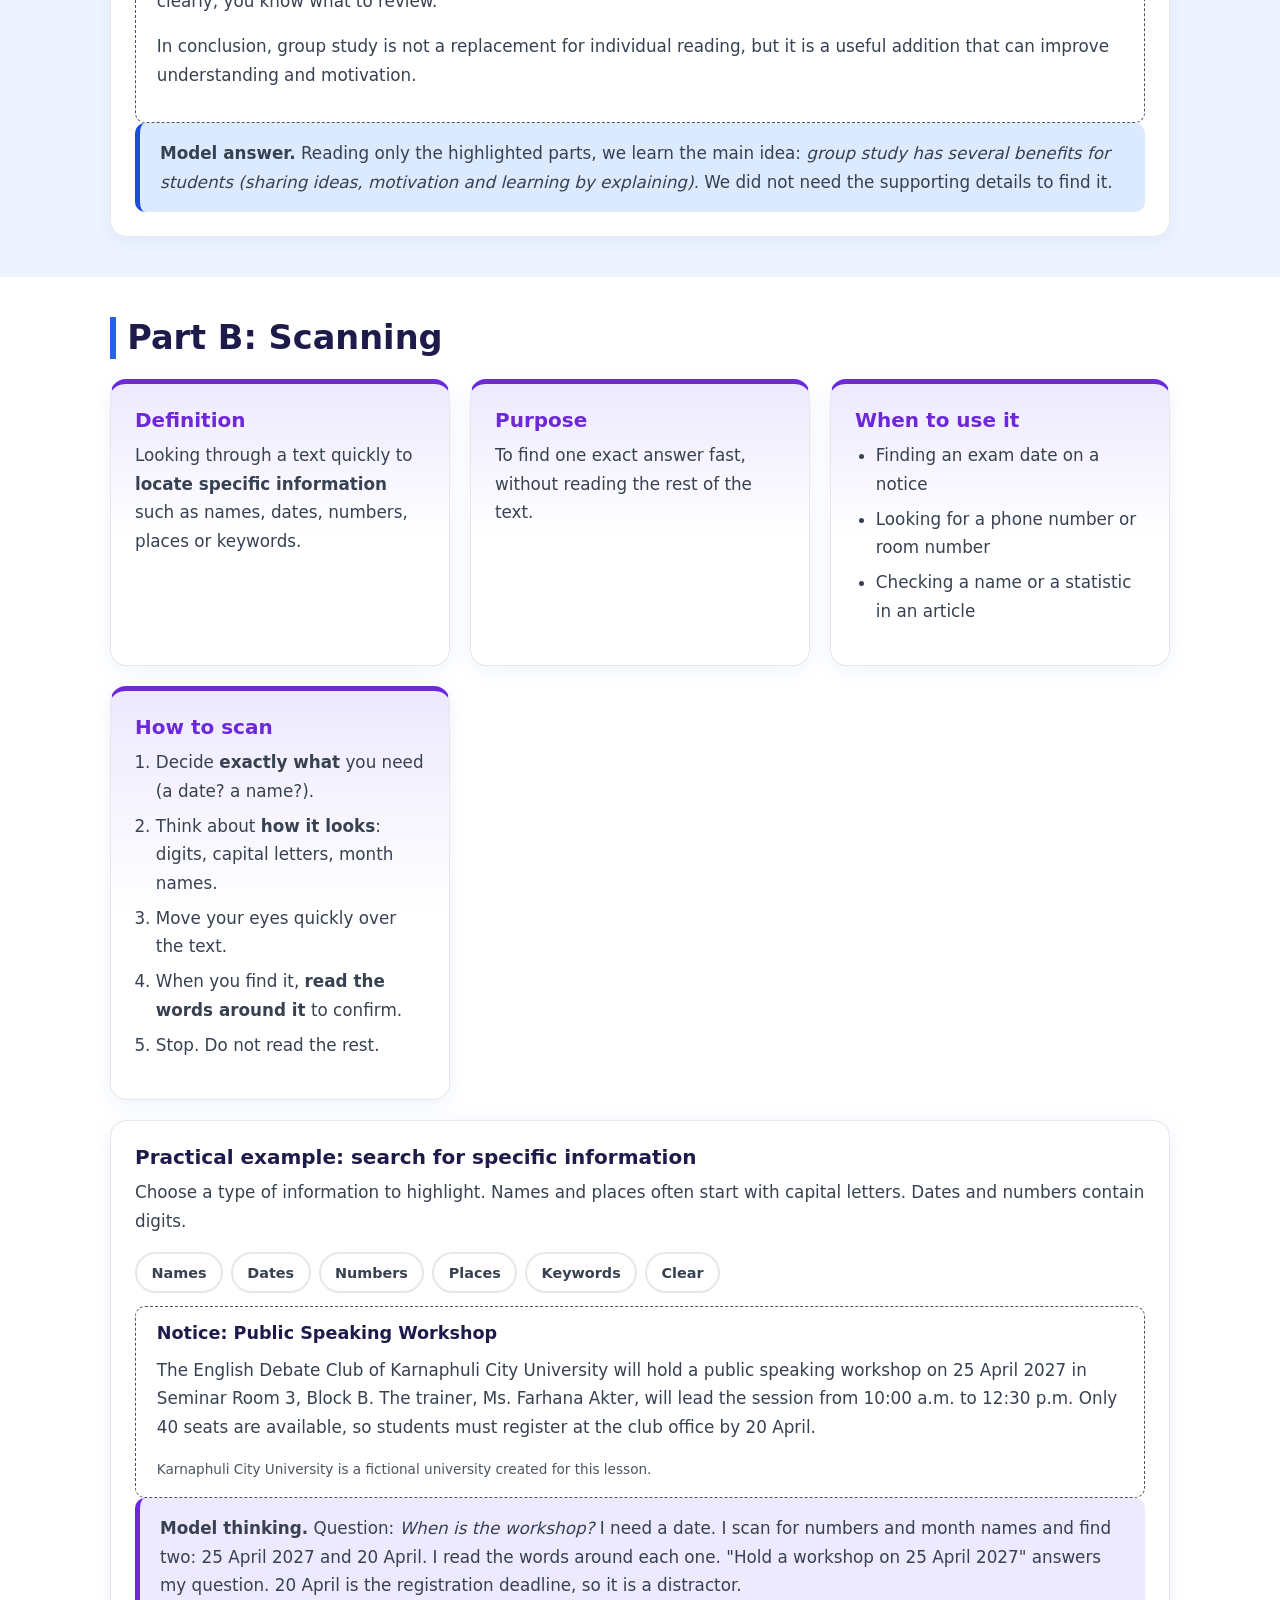
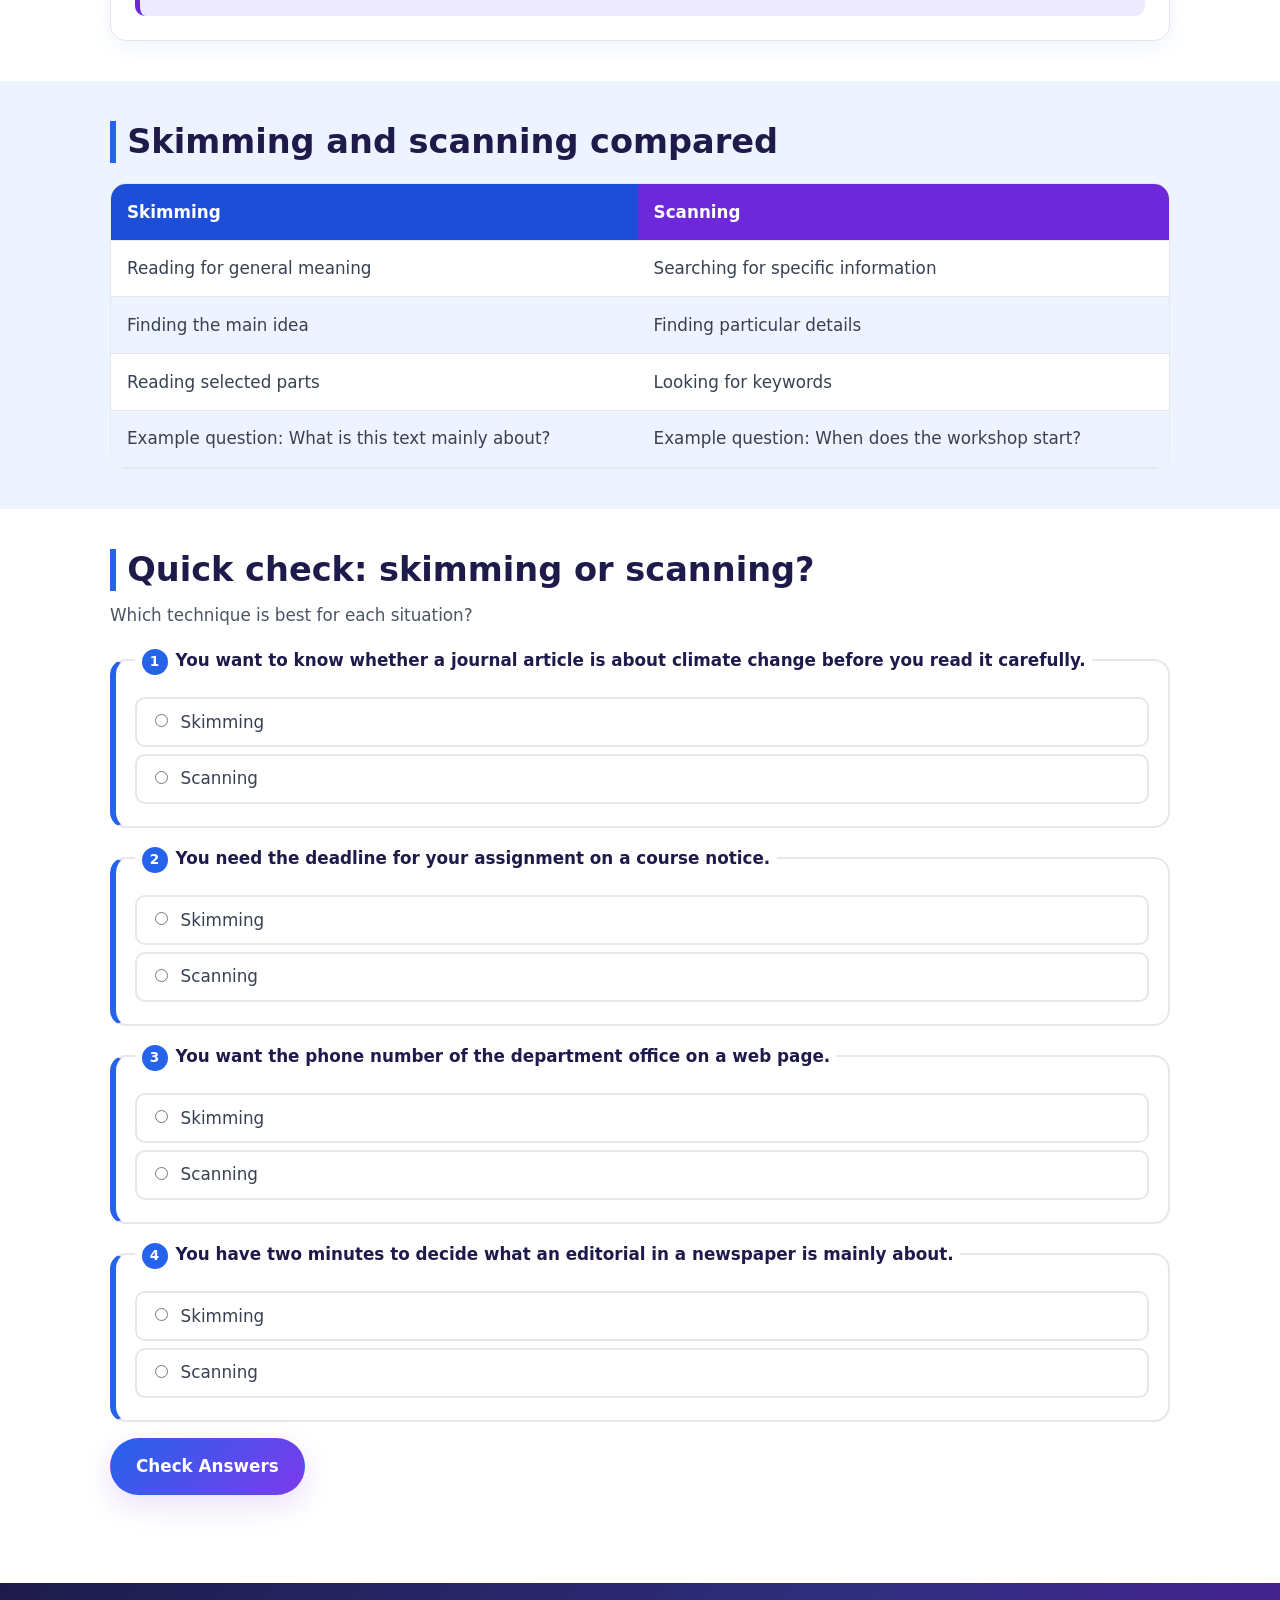
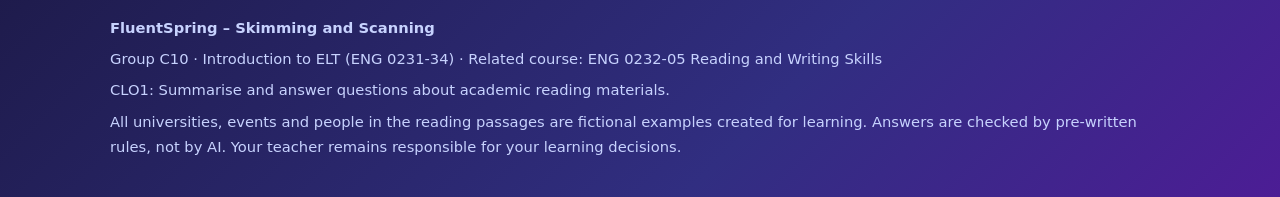
<file: techniques.html>
<!DOCTYPE html>
<html lang="en">
<head>
  <meta charset="UTF-8">
  <meta name="viewport" content="width=device-width, initial-scale=1">
  <meta name="description" content="Learn skimming and scanning: definitions, purposes, steps, examples and interactive demos.">
  <title>Learn the Techniques – FluentSpring</title>
  <link rel="icon" href="assets/images/logo.svg" type="image/svg+xml">
  <link rel="stylesheet" href="css/style.css">
</head>
<body data-page="techniques">
  <a class="skip-link" href="#main">Skip to main content</a>
  <div id="site-header"></div>

  <main id="main">
    <section class="page-header">
      <div class="container">
        <span class="stage-badge">Stage 2 of 6 · Delivery, modelling and input</span>
        <h1>Learn the Techniques</h1>
        <p>Two techniques, two purposes. Read each part, then use the buttons to see the technique working on a real text.</p>
      </div>
    </section>

    <section class="section" id="part-a">
      <div class="container stack">
        <h2 class="section-title">Part A: Skimming</h2>
        <div class="card-grid">
          <article class="card card-accent-blue"><h3>Definition</h3><p>Reading a text quickly to understand its <strong>general idea or main message</strong>.</p></article>
          <article class="card card-accent-blue"><h3>Purpose</h3><p>To decide what a text is about and whether it is useful, without reading every word.</p></article>
          <article class="card card-accent-blue"><h3>When to use it</h3>
            <ul class="steps-list"><li>Choosing which article to read for an assignment</li><li>Previewing a chapter before a lecture</li><li>Checking what a news report or email is about</li></ul></article>
          <article class="card card-accent-blue"><h3>How to skim</h3>
            <ol class="steps-list"><li>Read the <strong>title</strong>.</li><li>Read the <strong>introduction</strong>.</li><li>Read the <strong>headings</strong>.</li><li>Read the <strong>first sentence</strong> of each paragraph.</li><li>Read the <strong>conclusion</strong>.</li></ol></article>
        </div>

        <article class="card">
          <h3>Practical example: find the main idea</h3>
          <p>Press the buttons to highlight the parts a skimmer reads. Notice how much of the text you can ignore.</p>
          <div class="toggle-row" role="group" aria-label="Skimming highlights">
            <button type="button" class="toggle-btn" data-skim="title" aria-pressed="false">Title</button>
            <button type="button" class="toggle-btn" data-skim="intro" aria-pressed="false">Introduction</button>
            <button type="button" class="toggle-btn" data-skim="heading" aria-pressed="false">Headings</button>
            <button type="button" class="toggle-btn" data-skim="first" aria-pressed="false">First sentences</button>
            <button type="button" class="toggle-btn" data-skim="conclusion" aria-pressed="false">Conclusion</button>
            <button type="button" class="toggle-btn" id="skimAll">Show all</button>
            <button type="button" class="toggle-btn" id="skimClear">Clear</button>
          </div>
          <article class="demo-text" id="skimDemo" aria-label="Sample article for skimming">
            <h4 data-part="title">Why Group Study Helps University Students</h4>
            <p data-part="intro">Many students prefer to study alone, but many teachers believe that studying with classmates has real advantages. This article explains three of them.</p>
            <h5 data-part="heading">1. Sharing ideas</h5>
            <p><span data-part="first">When students discuss a topic, they hear explanations they would not think of alone.</span> This helps them notice details they may have missed while reading.</p>
            <h5 data-part="heading">2. Staying motivated</h5>
            <p><span data-part="first">Group study makes it easier to keep a regular study routine.</span> Friends remind each other about deadlines and encourage each other when a subject feels difficult.</p>
            <h5 data-part="heading">3. Learning by explaining</h5>
            <p><span data-part="first">Explaining a difficult idea to a classmate is a powerful way to test your own understanding.</span> If you cannot explain it clearly, you know what to review.</p>
            <p data-part="conclusion">In conclusion, group study is not a replacement for individual reading, but it is a useful addition that can improve understanding and motivation.</p>
          </article>
          <div class="callout blue">
            <p><strong>Model answer.</strong> Reading only the highlighted parts, we learn the main idea: <em>group study has several benefits for students (sharing ideas, motivation and learning by explaining).</em> We did not need the supporting details to find it.</p>
          </div>
        </article>
      </div>
    </section>

    <section class="section" id="part-b">
      <div class="container stack">
        <h2 class="section-title">Part B: Scanning</h2>
        <div class="card-grid">
          <article class="card card-accent-purple"><h3>Definition</h3><p>Looking through a text quickly to <strong>locate specific information</strong> such as names, dates, numbers, places or keywords.</p></article>
          <article class="card card-accent-purple"><h3>Purpose</h3><p>To find one exact answer fast, without reading the rest of the text.</p></article>
          <article class="card card-accent-purple"><h3>When to use it</h3>
            <ul class="steps-list"><li>Finding an exam date on a notice</li><li>Looking for a phone number or room number</li><li>Checking a name or a statistic in an article</li></ul></article>
          <article class="card card-accent-purple"><h3>How to scan</h3>
            <ol class="steps-list"><li>Decide <strong>exactly what</strong> you need (a date? a name?).</li><li>Think about <strong>how it looks</strong>: digits, capital letters, month names.</li><li>Move your eyes quickly over the text.</li><li>When you find it, <strong>read the words around it</strong> to confirm.</li><li>Stop. Do not read the rest.</li></ol></article>
        </div>

        <article class="card">
          <h3>Practical example: search for specific information</h3>
          <p>Choose a type of information to highlight. Names and places often start with capital letters. Dates and numbers contain digits.</p>
          <div class="toggle-row" role="group" aria-label="Scanning highlights">
            <button type="button" class="toggle-btn" data-scan="name" aria-pressed="false">Names</button>
            <button type="button" class="toggle-btn" data-scan="date" aria-pressed="false">Dates</button>
            <button type="button" class="toggle-btn" data-scan="number" aria-pressed="false">Numbers</button>
            <button type="button" class="toggle-btn" data-scan="place" aria-pressed="false">Places</button>
            <button type="button" class="toggle-btn" data-scan="keyword" aria-pressed="false">Keywords</button>
            <button type="button" class="toggle-btn" id="scanClear">Clear</button>
          </div>
          <article class="demo-text" id="scanDemo" aria-label="Sample notice for scanning">
            <h4>Notice: Public Speaking Workshop</h4>
            <p>The English Debate Club of Karnaphuli City University will hold a public speaking workshop on <span data-type="date">25 April 2027</span> in <span data-type="place">Seminar Room 3, Block B</span>. The trainer, <span data-type="name">Ms. Farhana Akter</span>, will lead the session from <span data-type="number">10:00 a.m.</span> to <span data-type="number">12:30 p.m.</span> Only <span data-type="number">40</span> seats are available, so students must <span data-type="keyword">register</span> at the club office by <span data-type="date">20 April</span>.</p>
            <p class="passage-note">Karnaphuli City University is a fictional university created for this lesson.</p>
          </article>
          <div class="callout">
            <p><strong>Model thinking.</strong> Question: <em>When is the workshop?</em> I need a date. I scan for numbers and month names and find two: 25 April 2027 and 20 April. I read the words around each one. "Hold a workshop on 25 April 2027" answers my question. 20 April is the registration deadline, so it is a distractor.</p>
          </div>
        </article>
      </div>
    </section>

    <section class="section" id="compare">
      <div class="container stack">
        <h2 class="section-title">Skimming and scanning compared</h2>
        <div class="table-wrap">
          <table class="compare-table">
            <thead><tr><th scope="col">Skimming</th><th scope="col">Scanning</th></tr></thead>
            <tbody>
              <tr><td>Reading for general meaning</td><td>Searching for specific information</td></tr>
              <tr><td>Finding the main idea</td><td>Finding particular details</td></tr>
              <tr><td>Reading selected parts</td><td>Looking for keywords</td></tr>
              <tr><td>Example question: What is this text mainly about?</td><td>Example question: When does the workshop start?</td></tr>
            </tbody>
          </table>
        </div>
      </div>
    </section>

    <section class="section" id="quick-check">
      <div class="container">
        <h2 class="section-title">Quick check: skimming or scanning?</h2>
        <p class="section-lead">Which technique is best for each situation?</p>
        <div id="techniqueQuestions"></div>
        <div class="btn-row">
          <button class="btn btn-primary" id="checkTechniques" type="button">Check Answers</button>
          <button class="btn btn-secondary" id="retryTechniques" type="button" hidden>Try again</button>
        </div>
        <p id="techniqueMessage" class="feedback info" hidden></p>
        <div class="btn-row" id="techniqueNext" hidden>
          <a class="btn btn-primary" href="guided-practice.html">Next: Guided Practice</a>
        </div>
      </div>
    </section>
  </main>

  <div id="site-footer"></div>
  <script src="js/main.js"></script>
  <script src="js/techniques.js"></script>
</body>
</html>
</file>
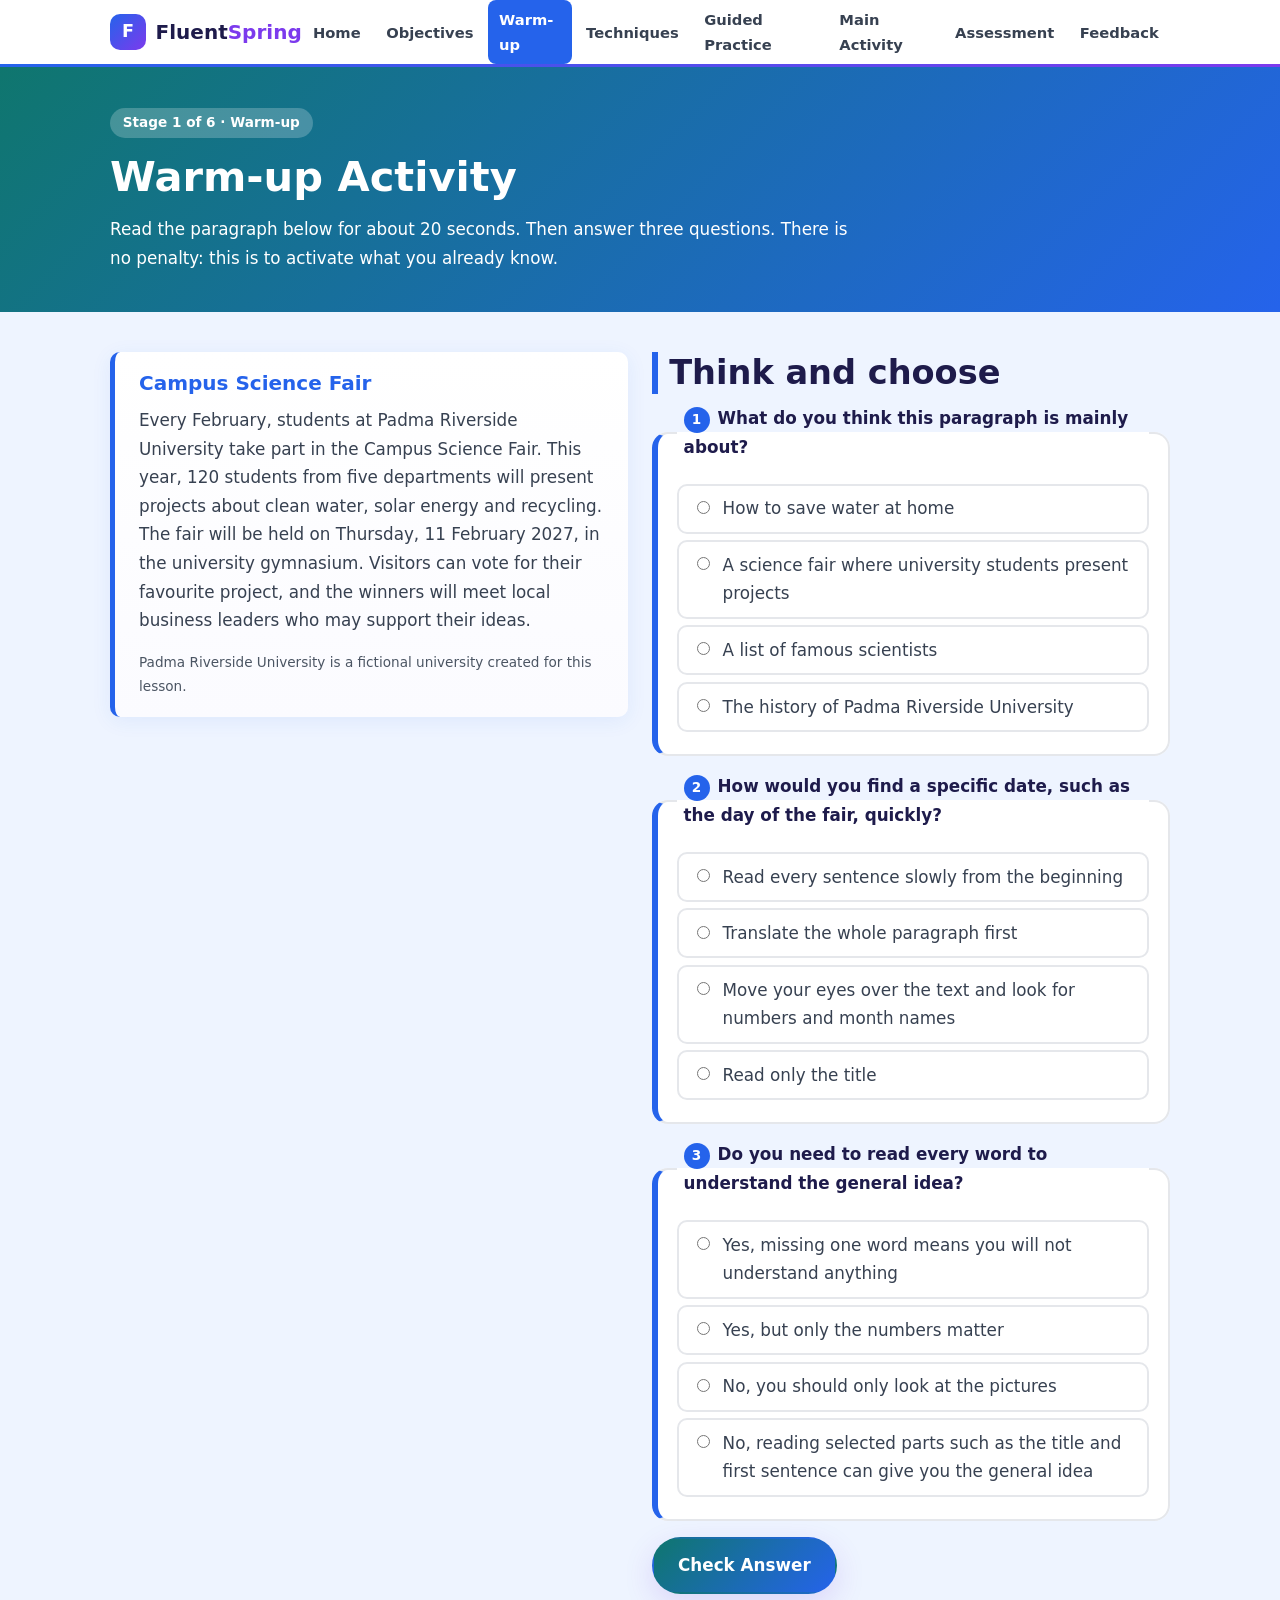
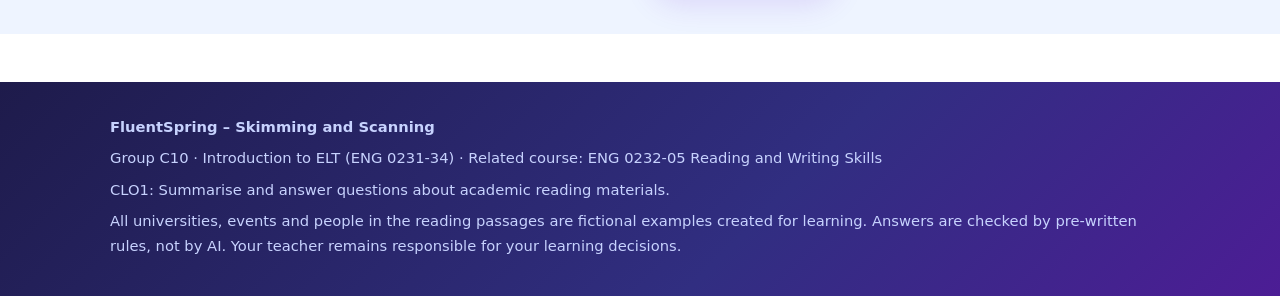
<file: warmup.html>
<!DOCTYPE html>
<html lang="en">
<head>
  <meta charset="UTF-8">
  <meta name="viewport" content="width=device-width, initial-scale=1">
  <meta name="description" content="Warm-up activity: read a short paragraph and answer three questions about skimming and scanning.">
  <title>Warm-up Activity – FluentSpring</title>
  <link rel="icon" href="assets/images/logo.svg" type="image/svg+xml">
  <link rel="stylesheet" href="css/style.css">
</head>
<body data-page="warmup">
  <a class="skip-link" href="#main">Skip to main content</a>
  <div id="site-header"></div>

  <main id="main">
    <section class="page-header">
      <div class="container">
        <span class="stage-badge">Stage 1 of 6 · Warm-up</span>
        <h1>Warm-up Activity</h1>
        <p>Read the paragraph below for about 20 seconds. Then answer three questions. There is no penalty: this is to activate what you already know.</p>
      </div>
    </section>

    <section class="section">
      <div class="container split">
        <div class="sticky">
          <article class="passage">
            <h3>Campus Science Fair</h3>
            <p>Every February, students at Padma Riverside University take part in the Campus Science Fair. This year, 120 students from five departments will present projects about clean water, solar energy and recycling. The fair will be held on Thursday, 11 February 2027, in the university gymnasium. Visitors can vote for their favourite project, and the winners will meet local business leaders who may support their ideas.</p>
            <p class="passage-note">Padma Riverside University is a fictional university created for this lesson.</p>
          </article>
        </div>
        <div>
          <h2 class="section-title">Think and choose</h2>
          <div id="warmupQuestions"></div>
          <div class="btn-row">
            <button class="btn btn-primary" id="checkWarmup" type="button">Check Answer</button>
            <button class="btn btn-secondary" id="retryWarmup" type="button" hidden>Try again</button>
          </div>
          <p id="warmupMessage" class="feedback info" hidden></p>
          <div class="btn-row" id="warmupNext" hidden>
            <a class="btn btn-primary" href="techniques.html">Next: Learn the Techniques</a>
          </div>
        </div>
      </div>
    </section>
  </main>

  <div id="site-footer"></div>
  <script src="js/main.js"></script>
  <script src="js/warmup.js"></script>
</body>
</html>
</file>
<file: css/style.css>
/* ==========================================================
   FluentSpring – Skimming and Scanning
   Global stylesheet (final version, Phases 1–9)
   ========================================================== */

:root {
  --blue-600: #2563eb; --blue-700: #1d4ed8; --blue-50: #eff6ff;
  --purple-600: #7c3aed; --purple-700: #6d28d9; --purple-50: #f5f3ff;
  --ink-900: #1e1b4b; --ink-700: #374151; --ink-500: #4b5563;
  --line: #e5e7eb; --bg: #f8faff; --surface: #ffffff;
  --success: #15803d; --success-bg: #dcfce7;
  --danger: #b91c1c; --danger-bg: #fee2e2;
  --warning-bg: #fef3c7; --warning-ink: #92400e;
  --gradient: linear-gradient(135deg, var(--blue-600), var(--purple-600));
  --radius: 16px; --radius-sm: 10px;
  --shadow: 0 4px 20px rgba(37, 99, 235, 0.08);
  --shadow-lg: 0 10px 30px rgba(109, 40, 217, 0.15);
  --transition: 0.2s ease; --max-width: 1100px;
}

/* ---------- Reset and base ---------- */
*, *::before, *::after { box-sizing: border-box; }
html { scroll-behavior: smooth; }
[hidden] { display: none !important; }
body {
  margin: 0;
  font-family: "Segoe UI", system-ui, -apple-system, "Helvetica Neue", Arial, sans-serif;
  font-size: 1.05rem; line-height: 1.7; color: var(--ink-700); background: var(--bg);
}
h1, h2, h3, h4, h5 { margin: 0 0 0.6em; color: var(--ink-900); line-height: 1.25; }
h1 { font-size: clamp(2rem, 5vw, 3.2rem); }
h2 { font-size: clamp(1.5rem, 3.5vw, 2.1rem); }
h3 { font-size: 1.25rem; }
h4 { font-size: 1.1rem; }
h5 { font-size: 1rem; margin-top: 1em; }
p { margin: 0 0 1em; }
a { color: var(--blue-700); }
img { max-width: 100%; height: auto; }
:focus-visible { outline: 3px solid var(--purple-600); outline-offset: 3px; }
.sr-only { position: absolute; width: 1px; height: 1px; overflow: hidden; clip: rect(0 0 0 0); white-space: nowrap; }
.skip-link { position: absolute; left: -999px; top: 0; background: var(--ink-900); color: #fff; padding: 0.6rem 1rem; z-index: 200; }
.skip-link:focus { left: 0; }

/* ---------- Layout ---------- */
.container { width: 100%; max-width: var(--max-width); margin: 0 auto; padding: 0 1.25rem; }
.section { padding: 2.5rem 0; }
.section-title { margin-bottom: 0.3em; }
.section-lead { max-width: 70ch; color: var(--ink-500); }
.stack > * + * { margin-top: 1.25rem; }
.split { display: grid; grid-template-columns: 1fr 1fr; gap: 1.5rem; align-items: start; }
.sticky { position: sticky; top: 80px; }

.page-header { background: var(--gradient); color: #fff; padding: 2.5rem 0; }
.page-header h1 { color: #fff; margin-bottom: 0.3em; font-size: clamp(1.8rem, 4vw, 2.6rem); }
.page-header p { margin: 0; max-width: 70ch; }
.stage-badge { display: inline-block; background: rgba(255,255,255,0.22); padding: 0.2rem 0.8rem; border-radius: 999px; font-size: 0.85rem; font-weight: 600; margin-bottom: 0.8rem; }

/* ---------- Header and navigation ---------- */
.site-header { position: sticky; top: 0; z-index: 100; background: rgba(255,255,255,0.96); backdrop-filter: blur(8px); border-bottom: 1px solid var(--line); }
.nav-bar { display: flex; align-items: center; justify-content: space-between; min-height: 64px; }
.brand { display: flex; align-items: center; gap: 0.6rem; text-decoration: none; font-weight: 800; font-size: 1.25rem; color: var(--ink-900); }
.brand-mark { display: grid; place-items: center; width: 36px; height: 36px; border-radius: 10px; background: var(--gradient); color: #fff; font-size: 1.1rem; }
.brand span.accent { color: var(--purple-600); }
.nav-toggle { display: none; background: none; border: 1px solid var(--line); border-radius: 8px; padding: 0.4rem 0.7rem; font-size: 1.3rem; cursor: pointer; color: var(--ink-900); }
.nav-links { display: flex; align-items: center; gap: 0.2rem; list-style: none; margin: 0; padding: 0; }
.nav-links a { display: block; padding: 0.45rem 0.7rem; border-radius: 8px; text-decoration: none; font-size: 0.92rem; font-weight: 600; color: var(--ink-700); transition: background var(--transition), color var(--transition); }
.nav-links a:hover { background: var(--blue-50); color: var(--blue-700); }
.nav-links a[aria-current="page"] { background: var(--purple-50); color: var(--purple-700); }

/* ---------- Buttons ---------- */
.btn { display: inline-block; padding: 0.75rem 1.5rem; border: 2px solid transparent; border-radius: 999px; font: inherit; font-weight: 700; text-decoration: none; cursor: pointer; transition: transform var(--transition), box-shadow var(--transition), background var(--transition); }
.btn:hover { transform: translateY(-2px); }
.btn:disabled { opacity: 0.5; cursor: not-allowed; transform: none; }
.btn-primary { background: var(--gradient); color: #fff; box-shadow: var(--shadow-lg); }
.btn-secondary { background: #fff; color: var(--blue-700); border-color: var(--blue-600); }
.btn-secondary:hover { background: var(--blue-50); }
.btn-small { padding: 0.4rem 1rem; font-size: 0.9rem; }
.btn-row { display: flex; flex-wrap: wrap; gap: 0.8rem; margin-top: 1rem; }
.toggle-btn { padding: 0.4rem 0.9rem; border: 2px solid var(--line); border-radius: 999px; background: #fff; font: inherit; font-size: 0.9rem; font-weight: 600; color: var(--ink-700); cursor: pointer; }
.toggle-btn:hover { border-color: var(--blue-600); }
.toggle-btn[aria-pressed="true"] { background: var(--purple-50); border-color: var(--purple-600); color: var(--purple-700); }
.toggle-row { display: flex; flex-wrap: wrap; gap: 0.5rem; margin: 0.8rem 0; }

/* ---------- Cards and grids ---------- */
.card { background: var(--surface); border: 1px solid var(--line); border-radius: var(--radius); padding: 1.5rem; box-shadow: var(--shadow); }
.card h3 { margin-bottom: 0.4em; }
.card-grid { display: grid; grid-template-columns: repeat(auto-fit, minmax(260px, 1fr)); gap: 1.25rem; }
.card-accent-blue { border-top: 5px solid var(--blue-600); }
.card-accent-purple { border-top: 5px solid var(--purple-600); }
.callout { background: var(--purple-50); border-left: 5px solid var(--purple-600); border-radius: var(--radius-sm); padding: 1rem 1.25rem; }
.callout.blue { background: var(--blue-50); border-left-color: var(--blue-600); }
.callout p:last-child { margin-bottom: 0; }
.steps-list { padding-left: 1.3rem; margin: 0.5rem 0 1rem; }
.steps-list li { margin-bottom: 0.4rem; }

/* ---------- Home page ---------- */
.hero { padding: 4rem 0 3rem; background: linear-gradient(180deg, var(--blue-50), var(--bg)); }
.hero-grid { display: grid; grid-template-columns: 1.2fr 1fr; gap: 2.5rem; align-items: center; }
.hero h1 { color: var(--ink-900); }
.hero .eyebrow { display: inline-block; background: var(--purple-50); color: var(--purple-700); font-weight: 700; font-size: 0.9rem; padding: 0.25rem 0.9rem; border-radius: 999px; margin-bottom: 1rem; }
.hero p.lead { font-size: 1.15rem; max-width: 55ch; }
.hero-panels { display: grid; gap: 1rem; }
.hero-panel { background: #fff; border-radius: var(--radius); padding: 1.2rem 1.4rem; box-shadow: var(--shadow-lg); border-left: 6px solid var(--blue-600); }
.hero-panel.scan { border-left-color: var(--purple-600); }
.hero-panel h3 { margin-bottom: 0.2em; }
.hero-panel p { margin: 0; font-size: 0.98rem; }
.objective-list { list-style: none; padding: 0; margin: 0; display: grid; gap: 0.8rem; }
.objective-list li { display: flex; gap: 0.9rem; align-items: flex-start; background: #fff; border: 1px solid var(--line); border-radius: var(--radius-sm); padding: 0.9rem 1.1rem; }
.obj-num { flex: none; display: grid; place-items: center; width: 32px; height: 32px; border-radius: 50%; background: var(--gradient); color: #fff; font-weight: 700; font-size: 0.95rem; }

.stage-list { list-style: none; padding: 0; margin: 1rem 0 0; display: grid; grid-template-columns: repeat(auto-fit, minmax(300px, 1fr)); gap: 0.8rem; }
.stage-item a { display: flex; align-items: center; gap: 0.8rem; text-decoration: none; background: #fff; border: 2px solid var(--line); border-radius: var(--radius-sm); padding: 0.8rem 1rem; color: var(--ink-900); font-weight: 600; transition: border-color var(--transition); }
.stage-item a:hover { border-color: var(--blue-600); }
.stage-check { flex: none; display: grid; place-items: center; width: 28px; height: 28px; border-radius: 50%; border: 2px solid var(--line); font-size: 0.9rem; color: #fff; }
.stage-name { flex: 1; }
.stage-status { font-size: 0.85rem; color: var(--ink-500); font-weight: 600; }
.stage-item.done a { border-color: var(--success); }
.stage-item.done .stage-check { background: var(--success); border-color: var(--success); }
.stage-item.done .stage-status { color: var(--success); }
.stage-desc { font-weight: 400; font-size: 0.9rem; color: var(--ink-500); display: block; }

/* ---------- Tables ---------- */
.table-wrap { overflow-x: auto; border-radius: var(--radius); border: 1px solid var(--line); background: #fff; }
.compare-table { width: 100%; border-collapse: collapse; min-width: 480px; }
.compare-table th, .compare-table td { padding: 0.85rem 1rem; text-align: left; border-bottom: 1px solid var(--line); vertical-align: top; }
.compare-table thead th { color: #fff; background: var(--blue-700); }
.compare-table thead th:nth-child(2) { background: var(--purple-700); }
.compare-table tbody tr:nth-child(even) { background: var(--blue-50); }

/* ---------- Reading passages ---------- */
.passage { background: #fff; border-left: 5px solid var(--purple-600); padding: 1.2rem 1.5rem; border-radius: var(--radius-sm); box-shadow: var(--shadow); }
.passage h3, .passage h4.passage-title { margin-bottom: 0.5em; }
.passage-note { font-size: 0.85rem; color: var(--ink-500); margin: 0.8rem 0 0; }
.passage p:last-of-type { margin-bottom: 0; }
.demo-text { background: #fff; border: 1px dashed var(--ink-500); border-radius: var(--radius-sm); padding: 1rem 1.3rem; }
.demo-text h4, .demo-text h5 { margin-top: 0.6em; }
.demo-text > :first-child { margin-top: 0; }
[data-part] { transition: background var(--transition); }
[data-part].hl { background: #fde68a; box-shadow: 0 0 0 3px #fde68a; border-radius: 4px; color: #1f2937; }
[data-type] { transition: background var(--transition); }
[data-type="name"].hl { background: #bfdbfe; box-shadow: 0 0 0 2px #bfdbfe; }
[data-type="date"].hl { background: #fde68a; box-shadow: 0 0 0 2px #fde68a; }
[data-type="number"].hl { background: #bbf7d0; box-shadow: 0 0 0 2px #bbf7d0; }
[data-type="place"].hl { background: #fbcfe8; box-shadow: 0 0 0 2px #fbcfe8; }
[data-type="keyword"].hl { background: #ddd6fe; box-shadow: 0 0 0 2px #ddd6fe; }
[data-type].hl { border-radius: 4px; color: #1f2937; }

/* ---------- Questions ---------- */
.question { border: 2px solid var(--line); border-radius: var(--radius); padding: 1rem 1.2rem; margin: 0 0 1rem; background: #fff; min-width: 0; }
.question legend { font-weight: 700; color: var(--ink-900); padding: 0 0.4rem; }
.q-num { display: inline-grid; place-items: center; width: 26px; height: 26px; margin-right: 0.5rem; border-radius: 50%; background: var(--blue-50); color: var(--blue-700); font-size: 0.85rem; }
.option { display: flex; gap: 0.6rem; align-items: flex-start; padding: 0.55rem 0.8rem; border: 2px solid var(--line); border-radius: var(--radius-sm); margin: 0.4rem 0; cursor: pointer; transition: border-color var(--transition), background var(--transition); }
.option:hover { border-color: var(--blue-600); background: var(--blue-50); }
.option input { margin-top: 0.4rem; accent-color: var(--purple-600); }
.option:has(input:checked) { border-color: var(--purple-600); background: var(--purple-50); }
.text-answer input[type="text"] { width: 100%; padding: 0.6rem 0.8rem; border: 2px solid var(--line); border-radius: var(--radius-sm); font: inherit; color: var(--ink-900); }
.text-answer input[type="text"]:focus { border-color: var(--purple-600); }
.question.is-correct { border-color: var(--success); }
.question.is-wrong { border-color: var(--danger); }
.question.unanswered { border-color: #d97706; background: #fffbeb; }
.hint-btn { background: none; border: none; padding: 0; color: var(--blue-700); text-decoration: underline; cursor: pointer; font: inherit; font-size: 0.92rem; margin-top: 0.4rem; }
.hint-box { background: var(--warning-bg); color: var(--warning-ink); border-radius: var(--radius-sm); padding: 0.6rem 0.9rem; margin: 0.5rem 0 0; font-size: 0.95rem; }

.feedback { margin-top: 0.8rem; padding: 0.7rem 1rem; border-radius: var(--radius-sm); font-weight: 600; }
.feedback.correct { background: var(--success-bg); color: var(--success); }
.feedback.incorrect { background: var(--danger-bg); color: var(--danger); }
.feedback.info { background: var(--warning-bg); color: var(--warning-ink); }
.q-feedback .feedback { font-weight: 500; }

/* ---------- Guided steps ---------- */
.step { display: grid; grid-template-columns: auto 1fr; gap: 1rem; }
.step-num { display: grid; place-items: center; width: 40px; height: 40px; border-radius: 50%; background: var(--gradient); color: #fff; font-weight: 800; }
.step.checked .step-num { background: var(--success); }
.step h3 { margin-bottom: 0.2em; }

/* ---------- Results, meters, timer ---------- */
.score-card { text-align: center; }
.score-big { font-size: clamp(2.2rem, 6vw, 3.4rem); font-weight: 800; color: var(--purple-700); line-height: 1.1; }
.score-grid { display: grid; grid-template-columns: repeat(auto-fit, minmax(200px, 1fr)); gap: 1rem; margin: 1.2rem 0; text-align: left; }
.score-part { background: var(--blue-50); border-radius: var(--radius-sm); padding: 0.8rem 1rem; }
.score-part strong { color: var(--ink-900); }
.meter { height: 14px; background: var(--line); border-radius: 999px; overflow: hidden; margin-top: 0.4rem; }
.meter > span { display: block; height: 100%; background: var(--gradient); border-radius: 999px; transition: width 0.6s ease; }
.timer-box { display: flex; flex-wrap: wrap; align-items: center; gap: 0.8rem; background: var(--blue-50); border-radius: var(--radius-sm); padding: 0.7rem 1rem; margin-bottom: 1rem; }
.timer-display { font-size: 1.6rem; font-weight: 800; font-variant-numeric: tabular-nums; color: var(--blue-700); min-width: 4ch; }
.review-item { border: 2px solid var(--line); border-radius: var(--radius-sm); padding: 0.8rem 1rem; margin-bottom: 0.8rem; background: #fff; }
.review-item.ok { border-color: var(--success); }
.review-item.no { border-color: var(--danger); }
.review-item p { margin: 0.2rem 0; }
.tag { display: inline-block; font-size: 0.8rem; font-weight: 700; padding: 0.1rem 0.6rem; border-radius: 999px; background: var(--purple-50); color: var(--purple-700); }
textarea { width: 100%; min-height: 150px; padding: 0.8rem; border: 2px solid var(--line); border-radius: var(--radius-sm); font: inherit; color: var(--ink-900); resize: vertical; }
textarea:focus { border-color: var(--purple-600); }
.check-label { display: flex; gap: 0.6rem; align-items: center; font-size: 0.95rem; font-weight: 600; margin-top: 0.6rem; cursor: pointer; }
.check-label input { accent-color: var(--purple-600); width: 18px; height: 18px; }

/* ---------- Footer ---------- */
.site-footer { margin-top: 3rem; background: var(--ink-900); color: #c7d2fe; padding: 2rem 0; font-size: 0.92rem; }
.site-footer a { color: #fff; }
.site-footer p { margin: 0 0 0.4rem; }

/* ---------- Responsive ---------- */
@media (max-width: 900px) {
  .nav-toggle { display: block; }
  .nav-links { display: none; position: absolute; top: 64px; left: 0; right: 0; flex-direction: column; align-items: stretch; background: #fff; border-bottom: 1px solid var(--line); padding: 0.5rem 1.25rem 1rem; }
  .nav-links.open { display: flex; }
  .nav-links a { padding: 0.7rem; }
  .hero-grid, .split { grid-template-columns: 1fr; }
  .sticky { position: static; }
}
@media (max-width: 560px) {
  body { font-size: 1rem; }
  .section { padding: 2rem 0; }
  .hero { padding: 2.5rem 0 2rem; }
  .card { padding: 1.1rem; }
  .step { grid-template-columns: 1fr; }
  .btn { width: 100%; text-align: center; }
  .btn-small, .toggle-btn { width: auto; }
  .stage-list { grid-template-columns: 1fr; }
}
@media (prefers-reduced-motion: reduce) {
  * { transition: none !important; scroll-behavior: auto !important; }
}

/* ==========================================================
   COLOUR THEME (all colouring is done here, in CSS)
   Each stage page sets two header colours; blue = skimming,
   purple = scanning everywhere on the site.
   ========================================================== */
:root {
  --hdr-1: var(--blue-600);
  --hdr-2: var(--purple-600);
  --skim: #1d4ed8;  --skim-soft: #dbeafe;
  --scan: #6d28d9;  --scan-soft: #ede9fe;
  --band: #eef4ff;
  --accent: var(--hdr-1);
}
body[data-page="objectives"] { --hdr-1: #1d4ed8; --hdr-2: #6d28d9; }
body[data-page="warmup"]     { --hdr-1: #0f766e; --hdr-2: #2563eb; }
body[data-page="techniques"] { --hdr-1: #2563eb; --hdr-2: #7c3aed; }
body[data-page="practice"]   { --hdr-1: #4338ca; --hdr-2: #7c3aed; }
body[data-page="main"]       { --hdr-1: #6d28d9; --hdr-2: #be185d; }
body[data-page="assessment"] { --hdr-1: #1e40af; --hdr-2: #0e7490; }
body[data-page="feedback"]   { --hdr-1: #7c3aed; --hdr-2: #0f766e; }

body { background: linear-gradient(180deg, #f4f7ff 0%, #faf8ff 100%) fixed; }

/* Headers and navigation follow the page colour */
.page-header { background: linear-gradient(135deg, var(--hdr-1), var(--hdr-2)); }
.site-header { border-bottom: 3px solid transparent; border-image: linear-gradient(90deg, var(--blue-600), var(--purple-600)) 1; }
.nav-links a[aria-current="page"] { background: var(--accent); color: #fff; }
.nav-links a:hover { background: var(--skim-soft); color: var(--skim); }
.nav-links a[aria-current="page"]:hover { background: var(--accent); color: #fff; }

/* Alternating coloured bands between sections */
main > .section:nth-of-type(even) { background: var(--band); }
.section-title { color: var(--ink-900); border-left: 6px solid var(--accent); padding-left: 0.7rem; }

/* Cards: blue = skimming, purple = scanning */
.card-accent-blue { background: linear-gradient(180deg, var(--skim-soft), #fff 55%); border-top-color: var(--skim); }
.card-accent-purple { background: linear-gradient(180deg, var(--scan-soft), #fff 55%); border-top-color: var(--scan); }
.card-accent-blue h3, .card-accent-blue h2 { color: var(--skim); }
.card-accent-purple h3, .card-accent-purple h2 { color: var(--scan); }
.passage { border-left-color: var(--accent); background: linear-gradient(180deg, #fff, #fbfbff); }
.passage h3 { color: var(--accent); }
.hero-panel { background: linear-gradient(135deg, #fff, var(--skim-soft)); }
.hero-panel.scan { background: linear-gradient(135deg, #fff, var(--scan-soft)); }
.hero-panel h3 { color: var(--skim); }
.hero-panel.scan h3 { color: var(--scan); }
.hero .eyebrow { background: var(--scan-soft); color: var(--scan); }
.hero { background: radial-gradient(circle at 85% 10%, #e9defd 0, transparent 45%), linear-gradient(180deg, var(--skim-soft), var(--bg)); }

/* Buttons */
.btn-primary { background: linear-gradient(135deg, var(--hdr-1), var(--hdr-2)); }
.btn-primary:hover { filter: brightness(1.1); }
.btn-secondary { color: var(--accent); border-color: var(--accent); }
.btn-secondary:hover { background: var(--skim-soft); }
.toggle-btn[aria-pressed="true"] { background: var(--accent); border-color: var(--accent); color: #fff; }

/* Questions */
.q-num { background: var(--accent); color: #fff; }
.option:hover { border-color: var(--accent); background: var(--skim-soft); }
.option:has(input:checked) { border-color: var(--accent); background: var(--scan-soft); }
.question { border-left: 6px solid var(--accent); }
.question.is-correct { border-left-color: var(--success); background: #f3fcf6; }
.question.is-wrong { border-left-color: var(--danger); background: #fff6f6; }
.question.unanswered { border-left-color: #d97706; }
.hint-btn { color: var(--accent); }
.text-answer input[type="text"]:focus, textarea:focus { border-color: var(--accent); }

/* Steps, scores, progress, tables */
.step-num, .obj-num { background: linear-gradient(135deg, var(--hdr-1), var(--hdr-2)); }
.score-big { color: var(--accent); }
.score-part:nth-child(1) { background: var(--skim-soft); }
.score-part:nth-child(2) { background: var(--scan-soft); }
.meter > span { background: linear-gradient(90deg, var(--blue-600), var(--purple-600)); width: 0; }
.timer-box { background: var(--scan-soft); }
.timer-display { color: var(--scan); }
.tag { background: var(--accent); color: #fff; }
.compare-table thead th:nth-child(1) { background: var(--skim); }
.compare-table thead th:nth-child(2) { background: var(--scan); }
.compare-table tbody tr:nth-child(even) { background: var(--band); }
.review-item.ok { background: #f3fcf6; }
.review-item.no { background: #fff6f6; }
.callout { background: var(--scan-soft); border-left-color: var(--scan); }
.callout.blue { background: var(--skim-soft); border-left-color: var(--skim); }
.stage-item a:hover { border-color: var(--accent); }
.site-footer { background: linear-gradient(135deg, #1e1b4b, #312e81 60%, #4c1d95); }

/* Spacing helpers that used to be inline styles */
.mt { margin-top: 1rem; }
.btn-row.center { justify-content: center; }
</file>
